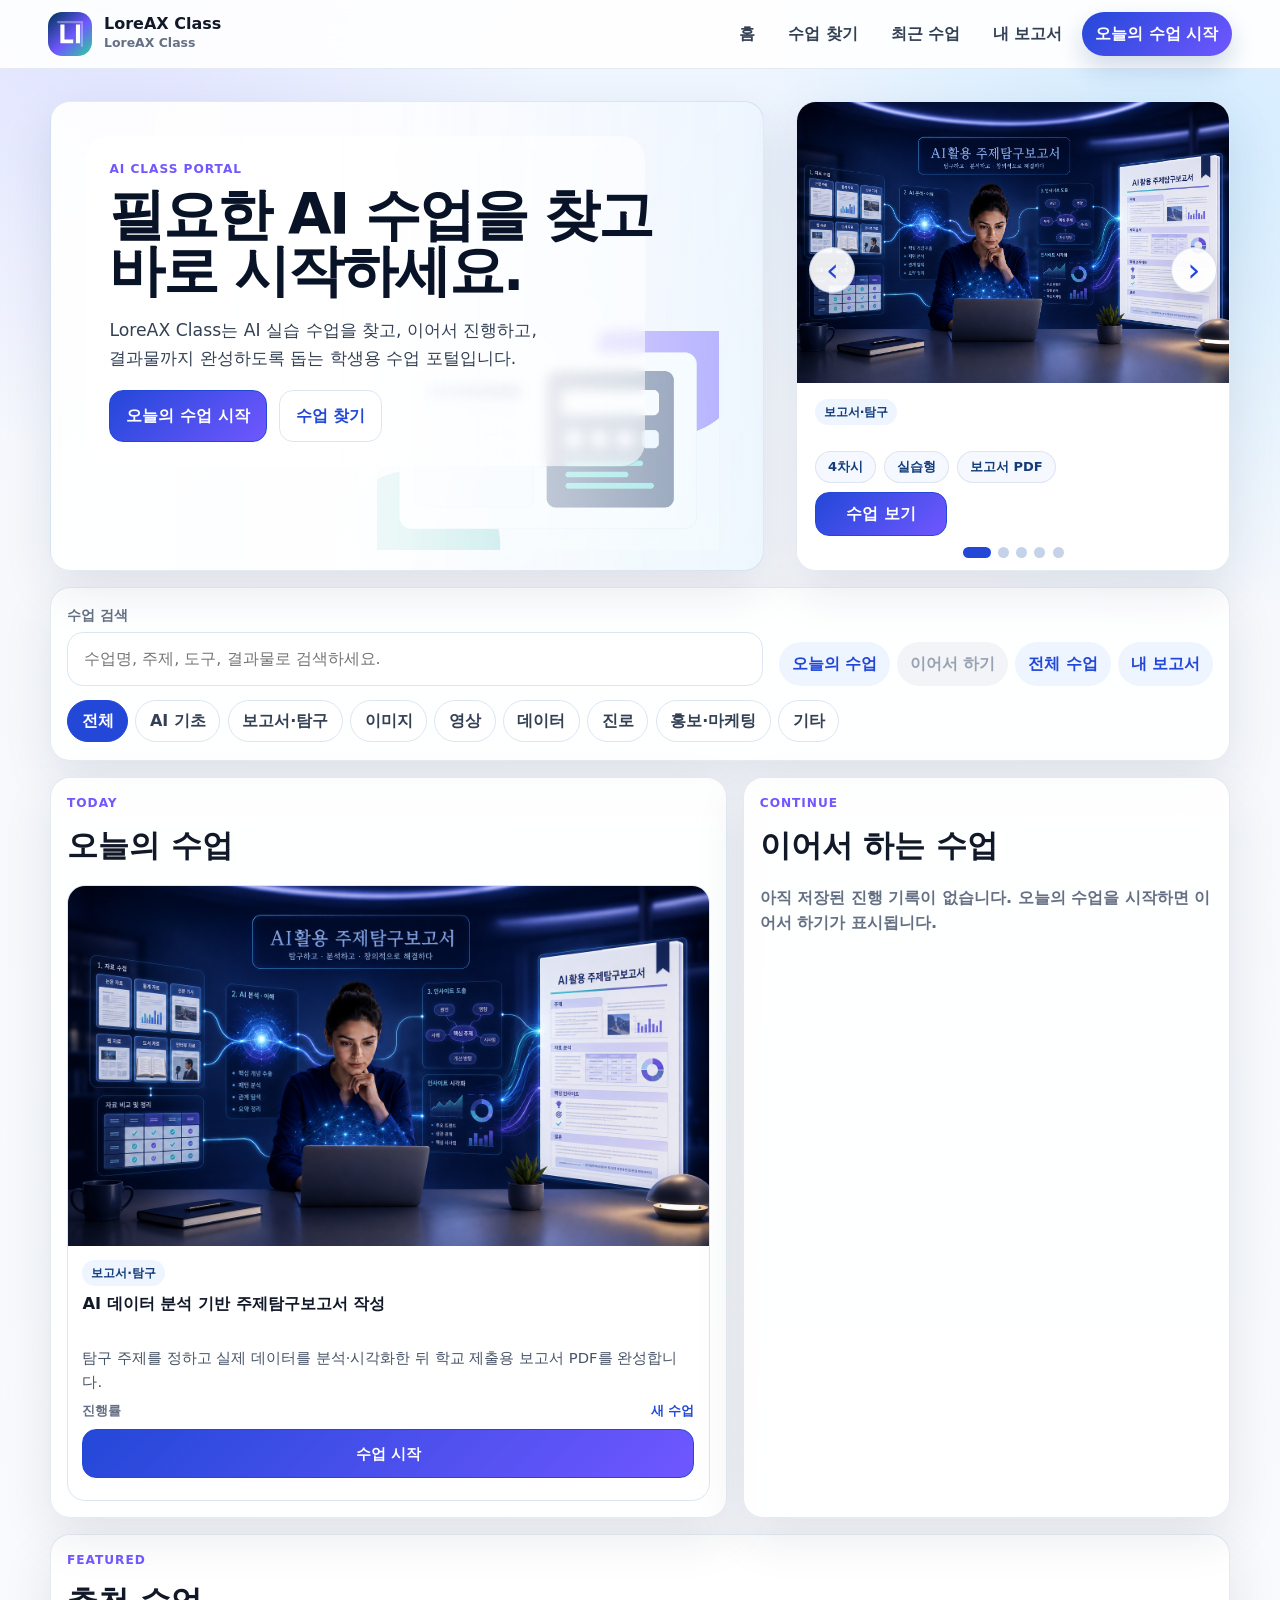
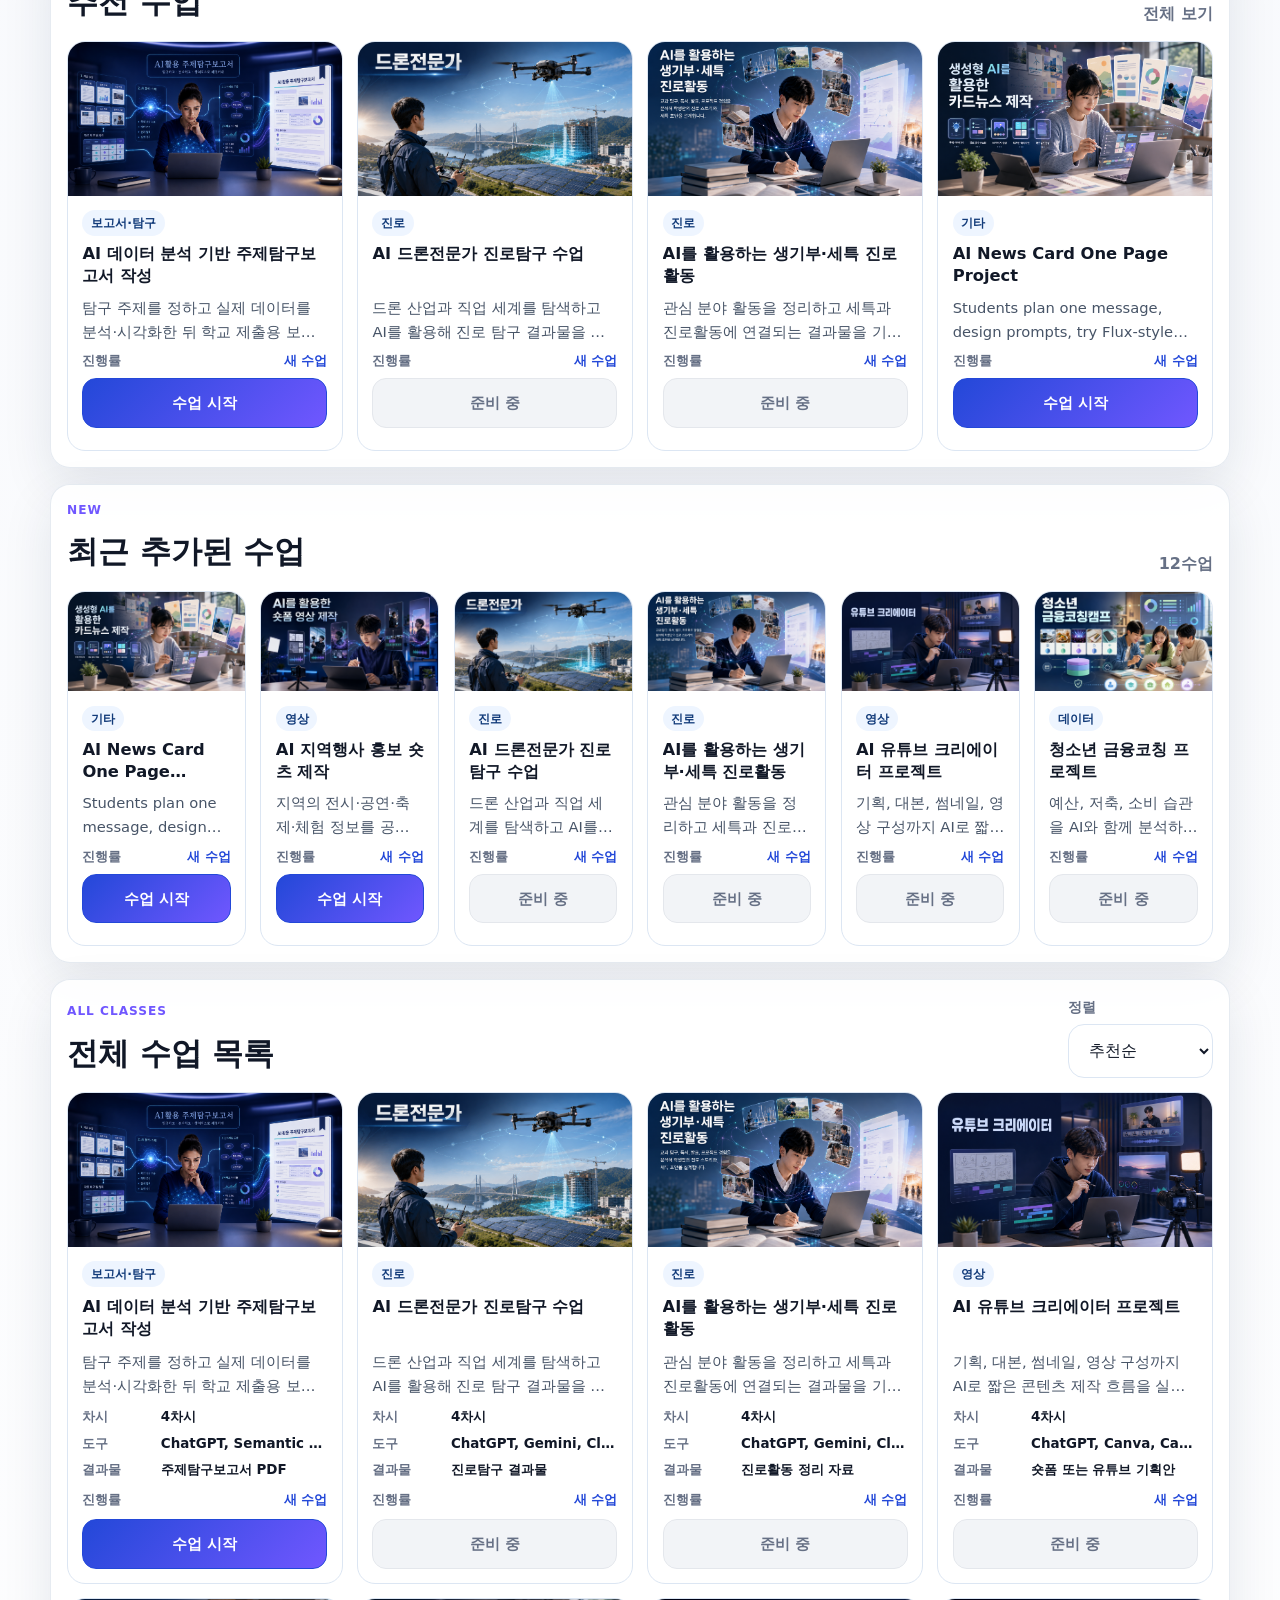
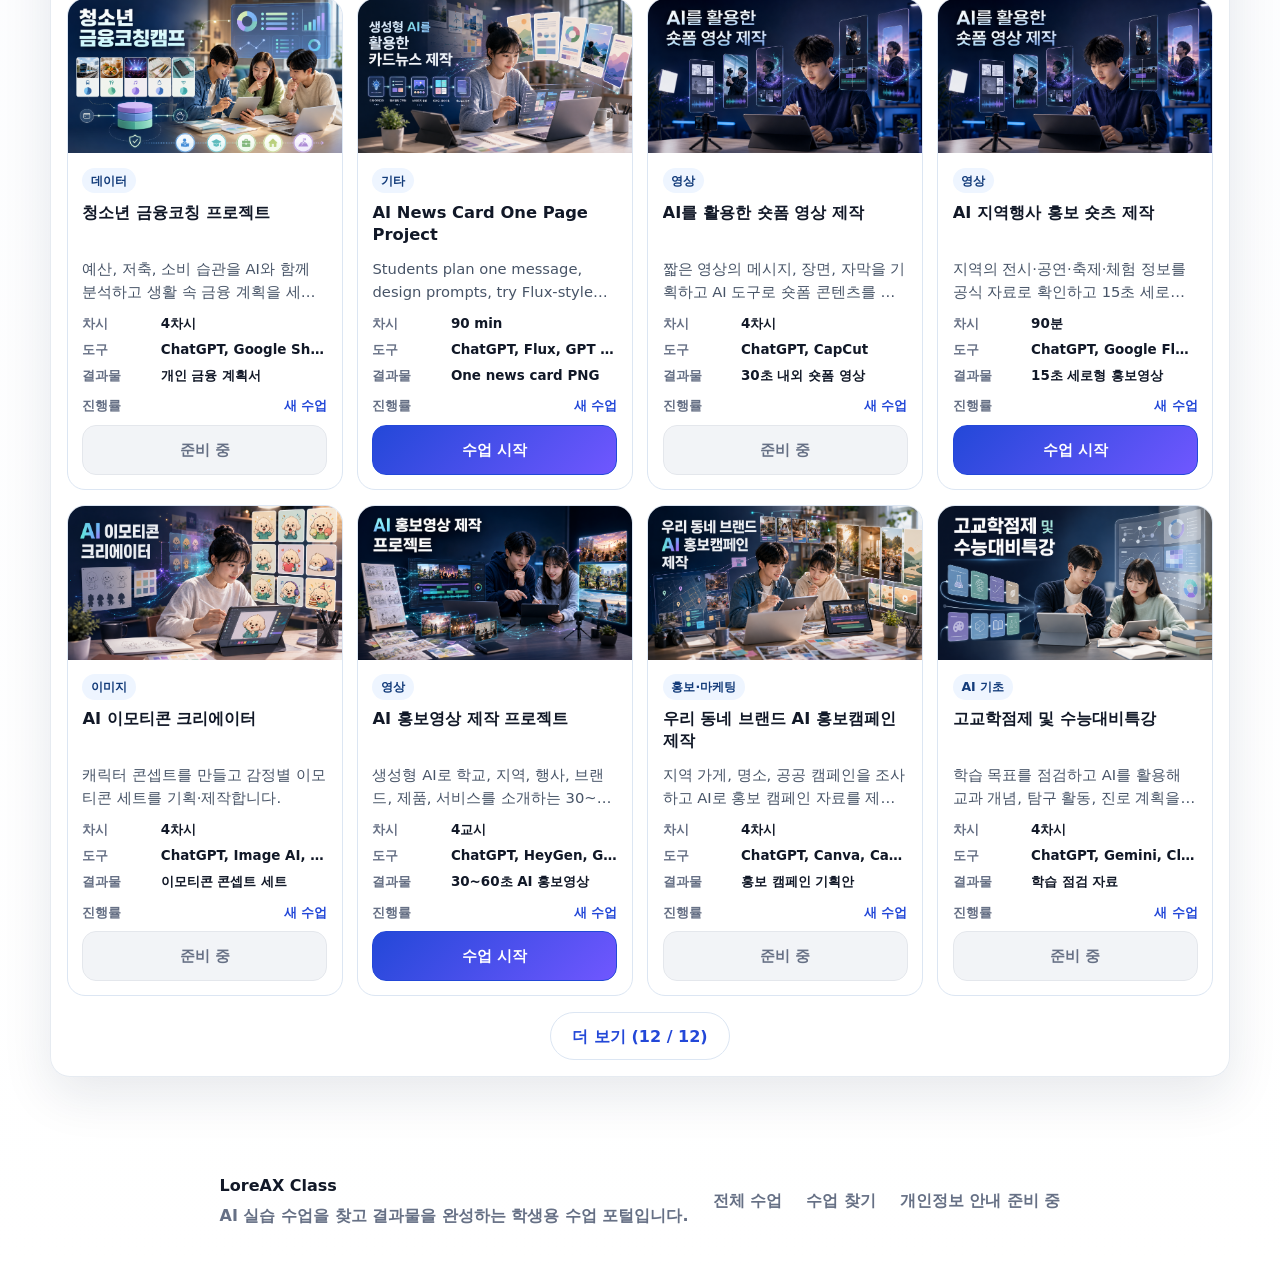
<file: index.html>
<!doctype html>
<html lang="ko">
  <head>
    <meta charset="UTF-8" />
    <meta name="viewport" content="width=device-width, initial-scale=1" />
    <title>LoreAX Class | AI 수업 포털</title>
    <meta name="description" content="AI 실습 수업을 찾고 이어서 진행하는 LoreAX Class 학생용 수업 포털" />
    <link rel="manifest" href="./manifest.json" />
    <link rel="icon" href="./assets/icons/icon-192.png" />
    <meta name="theme-color" content="#0f2b5f" />
    <link rel="stylesheet" href="./styles.css?v=course-portal-13" />
  </head>
  <body>
    <header class="portal-header">
      <a class="brand" href="#home" aria-label="LoreAX Class 홈">
        <img src="./assets/brand/logo-symbol.svg" alt="" />
        <span><strong>LoreAX Class</strong><small>AI 수업 포털</small></span>
      </a>
      <button id="menuButton" class="menu-button" type="button" aria-label="메뉴 열기" aria-expanded="false"><span></span><span></span><span></span></button>
      <nav id="mainNav" class="main-nav" aria-label="주요 메뉴">
        <a href="#home">홈</a>
        <a href="#courseFinder">수업 찾기</a>
        <a href="#continueSection">최근 수업</a>
        <a id="navReportLink" href="./sessions/topic-research-report/report/">내 보고서</a>
        <a id="navStartButton" class="start-pill" href="./sessions/topic-research-report/">오늘의 수업 시작</a>
      </nav>
    </header>
    <main id="home">
      <section class="hero">
        <div class="hero-copy">
          <div class="hero-copy-content">
            <p class="eyebrow">AI Class Portal</p>
            <h1 class="hero-title">필요한 AI 수업을 찾고<br />바로 시작하세요.</h1>
            <p class="hero-description">LoreAX Class는 AI 실습 수업을 찾고, 이어서 진행하고, 결과물까지 완성하도록 돕는 학생용 수업 포털입니다.</p>
            <div class="hero-actions">
              <a id="todayStartButton" class="primary-button" href="./sessions/topic-research-report/">오늘의 수업 시작</a>
              <a class="secondary-button" href="#courseFinder">수업 찾기</a>
            </div>
          </div>
          <div class="hero-learning-art" aria-hidden="true"><img src="./assets/hero/portal-learning.webp" alt="" onerror="this.closest('.hero-learning-art').classList.add('is-missing');" /></div>
        </div>
        <aside id="heroSlider" class="hero-slider" aria-label="대표 수업 이미지" tabindex="0">
          <div id="sliderStage" class="slider-stage"></div>
          <button id="sliderPrev" class="slider-nav is-prev" type="button" aria-label="이전 수업 보기">‹</button>
          <button id="sliderNext" class="slider-nav is-next" type="button" aria-label="다음 수업 보기">›</button>
          <div id="sliderDots" class="slider-dots" aria-label="수업 슬라이드 선택"></div>
        </aside>
      </section>
      <section id="courseFinder" class="finder-panel" aria-label="수업 검색">
        <div class="finder-main">
          <label class="search-box"><span>수업 검색</span><input id="courseSearch" type="search" placeholder="수업명, 주제, 도구, 결과물로 검색하세요." autocomplete="off" /></label>
          <div class="quick-links" aria-label="바로가기">
            <a id="quickToday" href="./sessions/topic-research-report/">오늘의 수업</a>
            <a id="quickContinue" class="is-disabled" href="#">이어서 하기</a>
            <a href="#allCourses">전체 수업</a>
            <a id="quickReport" href="./sessions/topic-research-report/report/">내 보고서</a>
          </div>
        </div>
        <div id="categoryChips" class="category-chips" aria-label="카테고리 필터"></div>
      </section>
      <section class="dashboard-grid" aria-label="수업 추천 영역">
        <article class="panel today-panel">
          <div class="panel-head"><p class="eyebrow">Today</p><h2>오늘의 수업</h2></div>
          <div id="todayCourse" class="today-course"></div>
        </article>
        <article id="continueSection" class="panel continue-panel">
          <div class="panel-head"><p class="eyebrow">Continue</p><h2>이어서 하는 수업</h2></div>
          <div id="continueList" class="continue-list"></div>
        </article>
      </section>
      <section class="panel compact-section" aria-label="추천 수업">
        <div class="panel-head is-row"><div><p class="eyebrow">Featured</p><h2>추천 수업</h2></div><a href="#allCourses">전체 보기</a></div>
        <div id="featuredCourses" class="compact-grid"></div>
      </section>
      <section class="panel compact-section" aria-label="최근 추가된 수업">
        <div class="panel-head is-row"><div><p class="eyebrow">New</p><h2>최근 추가된 수업</h2></div><span id="courseCountLabel"></span></div>
        <div id="recentCourses" class="mini-grid"></div>
      </section>
      <section id="allCourses" class="panel all-courses" aria-label="전체 수업 목록">
        <div class="panel-head is-row">
          <div><p class="eyebrow">All Classes</p><h2>전체 수업 목록</h2></div>
          <label class="sort-box"><span>정렬</span><select id="courseSort"><option value="recommended">추천순</option><option value="newest">최신순</option><option value="name">이름순</option><option value="short">차시 적은 순</option></select></label>
        </div>
        <div id="allCourseGrid" class="course-grid"></div>
        <button id="loadMoreButton" class="load-more-button" type="button">더 보기</button>
        <p id="emptyMessage" class="empty-message" hidden>조건에 맞는 수업이 없습니다.</p>
      </section>
    </main>
    <nav class="bottom-nav" aria-label="모바일 빠른 메뉴"><a href="#home">홈</a><a href="#courseFinder">수업</a><a id="bottomContinueLink" href="./sessions/topic-research-report/">이어서 하기</a><a href="./sessions/topic-research-report/report/">내 보고서</a></nav>
    <footer class="portal-footer"><div><strong>LoreAX Class</strong><p>AI 실습 수업을 찾고 결과물을 완성하는 학생용 수업 포털입니다.</p></div><a href="#allCourses">전체 수업</a><a href="#courseFinder">수업 찾기</a><span>개인정보 안내 준비 중</span></footer>
    <script src="./data-courses.js?v=course-portal-15"></script>
    <script src="./lib/tenant-config.js?v=tenant-usage-2"></script>
    <script src="./lib/usage-tracker.js?v=tenant-usage-2"></script>
    <script src="./script.js?v=course-portal-14"></script>
  </body>
</html>
</file>
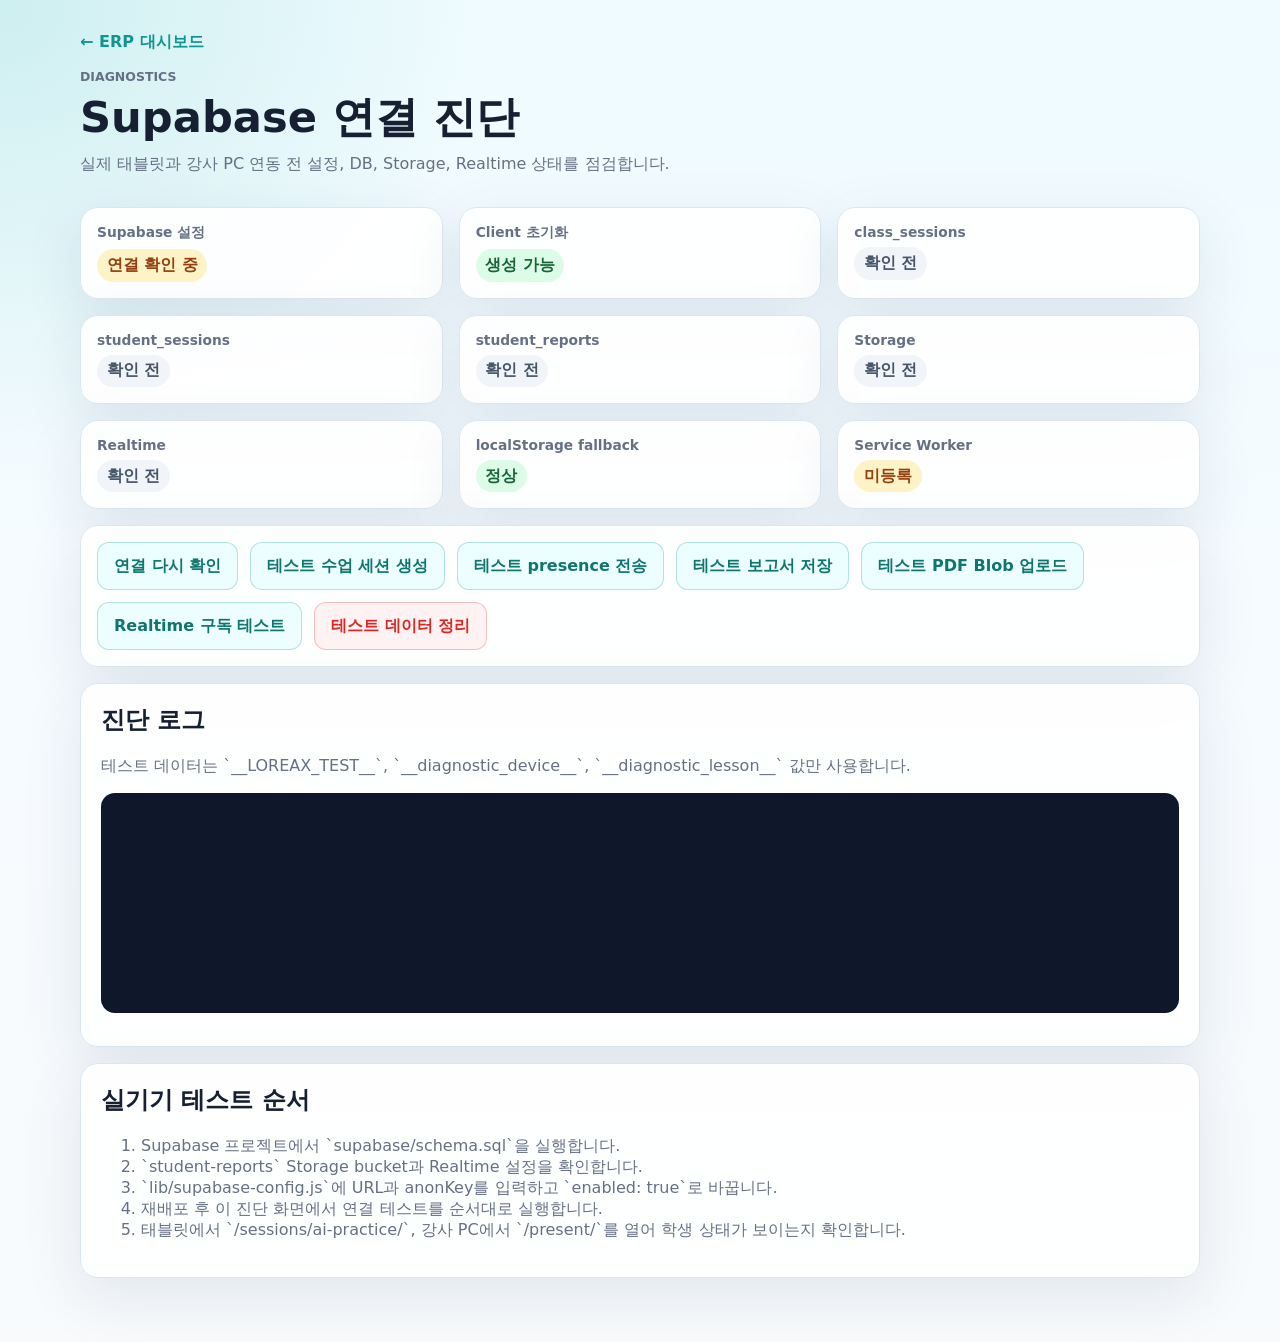
<file: diagnostics/index.html>
<!doctype html>
<html lang="ko">
  <head>
    <meta charset="utf-8" />
    <meta name="viewport" content="width=device-width, initial-scale=1" />
    <title>Supabase 진단 | LoreAX Class ERP</title>
    <meta name="description" content="LoreAX Class ERP Supabase 연결 및 실기기 연동 진단 화면" />
    <link rel="manifest" href="../manifest.json" />
    <meta name="theme-color" content="#6BCBC4" />
    <link rel="stylesheet" href="./styles.css" />
  </head>
  <body>
    <header class="diagnostics-header">
      <a href="../index.html">← ERP 대시보드</a>
      <div>
        <p class="eyebrow">Diagnostics</p>
        <h1>Supabase 연결 진단</h1>
        <p>실제 태블릿과 강사 PC 연동 전 설정, DB, Storage, Realtime 상태를 점검합니다.</p>
      </div>
    </header>

    <main class="diagnostics-shell">
      <section class="status-grid" aria-label="진단 상태">
        <article><span>Supabase 설정</span><strong id="configStatus">확인 전</strong></article>
        <article><span>Client 초기화</span><strong id="clientStatus">확인 전</strong></article>
        <article><span>class_sessions</span><strong id="classSessionStatus">확인 전</strong></article>
        <article><span>student_sessions</span><strong id="presenceStatus">확인 전</strong></article>
        <article><span>student_reports</span><strong id="reportStatus">확인 전</strong></article>
        <article><span>Storage</span><strong id="storageStatus">확인 전</strong></article>
        <article><span>Realtime</span><strong id="realtimeStatus">확인 전</strong></article>
        <article><span>localStorage fallback</span><strong id="fallbackStatus">확인 전</strong></article>
        <article><span>Service Worker</span><strong id="serviceWorkerStatus">확인 전</strong></article>
      </section>

      <section class="button-panel" aria-label="진단 실행">
        <button type="button" data-test="connection">연결 다시 확인</button>
        <button type="button" data-test="classSession">테스트 수업 세션 생성</button>
        <button type="button" data-test="presence">테스트 presence 전송</button>
        <button type="button" data-test="report">테스트 보고서 저장</button>
        <button type="button" data-test="storage">테스트 PDF Blob 업로드</button>
        <button type="button" data-test="realtime">Realtime 구독 테스트</button>
        <button class="danger" type="button" data-test="cleanup">테스트 데이터 정리</button>
      </section>

      <section class="details-panel">
        <h2>진단 로그</h2>
        <p>테스트 데이터는 `__LOREAX_TEST__`, `__diagnostic_device__`, `__diagnostic_lesson__` 값만 사용합니다.</p>
        <pre id="diagnosticLog" aria-live="polite"></pre>
      </section>

      <section class="details-panel">
        <h2>실기기 테스트 순서</h2>
        <ol>
          <li>Supabase 프로젝트에서 `supabase/schema.sql`을 실행합니다.</li>
          <li>`student-reports` Storage bucket과 Realtime 설정을 확인합니다.</li>
          <li>`lib/supabase-config.js`에 URL과 anonKey를 입력하고 `enabled: true`로 바꿉니다.</li>
          <li>재배포 후 이 진단 화면에서 연결 테스트를 순서대로 실행합니다.</li>
          <li>태블릿에서 `/sessions/ai-practice/`, 강사 PC에서 `/present/`를 열어 학생 상태가 보이는지 확인합니다.</li>
        </ol>
      </section>
    </main>

    <script src="../lib/supabase-config.js?v=7"></script>
    <script src="../vendor/supabase.min.js?v=7"></script>
    <script src="../lib/loreax-supabase.js?v=7"></script>
    <script src="./script.js"></script>
  </body>
</html>
</file>
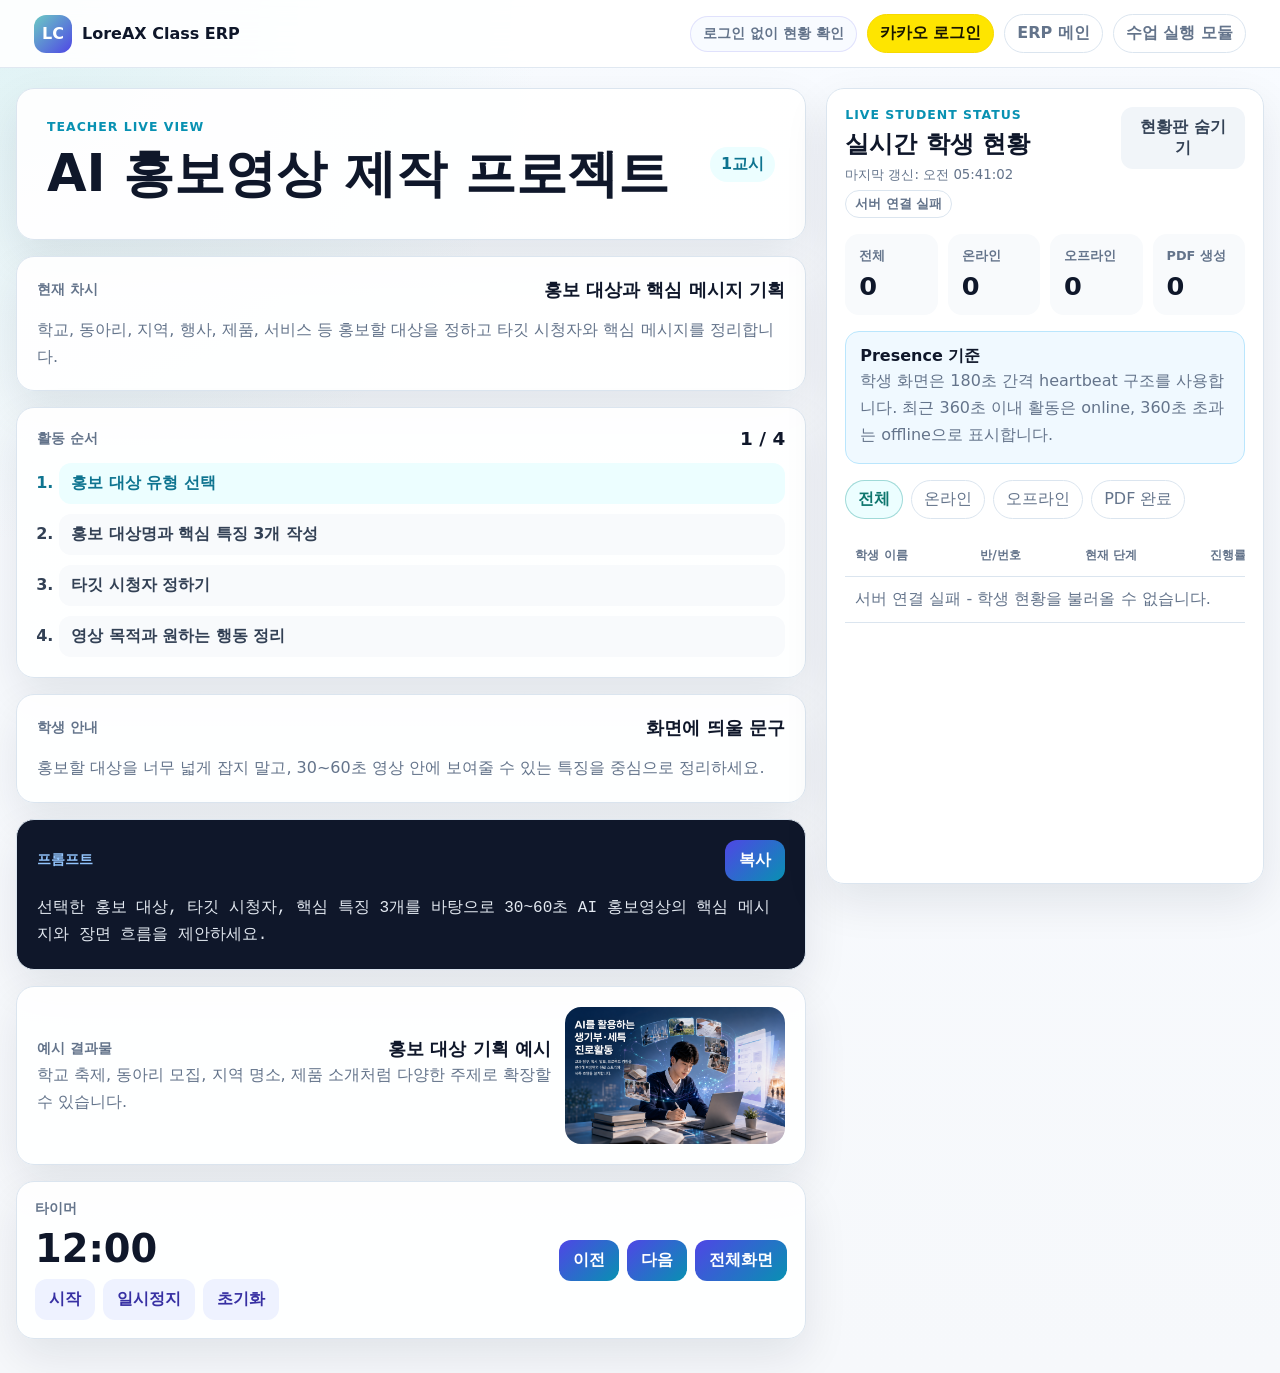
<file: present/index.html>
<!doctype html>
<html lang="ko">
  <head>
    <meta charset="utf-8" />
    <meta name="viewport" content="width=device-width, initial-scale=1" />
    <title>강사용 수업 진행 화면 | LoreAX Class ERP</title>
    <meta
      name="description"
      content="AI 실습 수업 진행과 학생 현황을 함께 확인하는 강사용 화면"
    />
    <link rel="manifest" href="../manifest.json" />
    <link rel="icon" href="../assets/icons/icon-192.png" />
    <meta name="theme-color" content="#6BCBC4" />
    <meta name="apple-mobile-web-app-capable" content="yes" />
    <meta name="apple-mobile-web-app-title" content="LoreAX ERP" />
    <meta name="apple-mobile-web-app-status-bar-style" content="default" />
    <link rel="stylesheet" href="./styles.css" />
  </head>
  <body>
    <header class="present-header">
      <a class="present-brand" href="../index.html" aria-label="ERP 메인으로 이동">
        <span>LC</span>
        <strong>LoreAX Class ERP</strong>
      </a>
      <nav aria-label="강사용 화면 이동">
        <span id="presentAuthStatus" class="auth-status">로그인 없이 점검 중</span>
        <button id="presentKakaoLoginButton" class="kakao-login-button" type="button">카카오 로그인</button>
        <button id="presentKakaoLogoutButton" class="header-button" type="button" hidden>로그아웃</button>
        <a href="../index.html">ERP 메인</a>
        <a href="../sessions/ai-practice/">수업 실행 모듈</a>
      </nav>
    </header>

    <main class="present-shell">
      <section class="lesson-stage" aria-label="수업 진행 영역">
        <div class="stage-topline">
          <div>
            <p class="eyebrow">Teacher Live View</p>
            <h1>AI 호텔 홍보영상 제작 수업</h1>
          </div>
          <span id="currentPeriodBadge" class="status-badge">1교시</span>
        </div>

        <article class="stage-card current-lesson-card">
          <div class="stage-card-head">
            <span>현재 차시</span>
            <strong id="currentLessonTitle">AI 영상 제작 도구 체험</strong>
          </div>
          <p id="lessonGoal">HeyGen 캐릭터 생성과 전체 제작 흐름을 이해합니다.</p>
        </article>

        <section class="stage-card" aria-label="활동 순서">
          <div class="stage-card-head">
            <span>활동 순서</span>
            <strong id="stepCounter">1 / 4</strong>
          </div>
          <ol id="activityList" class="activity-list"></ol>
        </section>

        <section class="stage-card guide-card" aria-label="학생 안내 문구">
          <div class="stage-card-head">
            <span>학생 안내</span>
            <strong>화면에 띄울 문구</strong>
          </div>
          <p id="studentGuide">
            강사의 설명을 듣고 단계별로 프롬프트를 복사하세요. Generate 버튼은 강사 확인 후 누릅니다.
          </p>
        </section>

        <section class="stage-card prompt-card" aria-label="프롬프트">
          <div class="stage-card-head">
            <span>프롬프트</span>
            <button id="copyPromptButton" type="button">복사</button>
          </div>
          <pre id="currentPrompt"></pre>
        </section>

        <section class="stage-card sample-card" aria-label="예시 결과물">
          <div>
            <div class="stage-card-head">
              <span>예시 결과물</span>
              <strong id="sampleTitle">호텔 안내 캐릭터 예시</strong>
            </div>
            <p id="sampleDescription">캐릭터 이미지와 짧은 나레이션 결과를 확인합니다.</p>
          </div>
          <div class="sample-media" aria-hidden="true">
            <img id="sampleImage" src="../assets/hotel-ai-video-class-hero.png" alt="" />
          </div>
        </section>

        <section class="stage-controls" aria-label="수업 진행 조작">
          <div class="timer-card">
            <span>타이머</span>
            <strong id="timerDisplay">10:00</strong>
            <div class="timer-buttons">
              <button id="timerStartButton" type="button">시작</button>
              <button id="timerPauseButton" type="button">일시정지</button>
              <button id="timerResetButton" type="button">초기화</button>
            </div>
          </div>
          <div class="nav-buttons">
            <button id="prevStepButton" type="button">이전</button>
            <button id="nextStepButton" type="button">다음</button>
            <button id="fullscreenButton" type="button">전체화면</button>
          </div>
        </section>
      </section>

      <aside id="presencePanel" class="presence-panel" aria-label="실시간 학생 현황">
        <div class="presence-head">
          <div>
            <p class="eyebrow">Live Student Status</p>
            <h2>실시간 학생 현황</h2>
            <small id="presenceUpdatedAt">갱신 대기 중</small>
            <small id="presenceConnectionStatus" class="connection-status">mock 모드</small>
          </div>
          <button id="togglePresenceButton" type="button">현황판 숨기기</button>
        </div>

        <div class="metric-grid" aria-label="학생 수 요약">
          <article><span>전체</span><strong id="totalStudents">0</strong></article>
          <article><span>온라인</span><strong id="onlineStudents">0</strong></article>
          <article><span>오프라인</span><strong id="offlineStudents">0</strong></article>
          <article><span>PDF 생성</span><strong id="pdfStudents">0</strong></article>
        </div>

        <div class="presence-note">
          <strong>Presence 기준</strong>
          <p>학생 화면은 180초 간격 heartbeat 구조를 사용합니다. 최근 360초 이내 활동은 online, 360초 초과는 offline으로 표시합니다.</p>
        </div>

        <section id="topicResearchQrCard" class="student-entry-qr" hidden>
          <div>
            <strong>학생 입장 QR</strong>
            <p>주제탐구보고서 전용 학생 페이지로 바로 접속합니다.</p>
            <a href="https://class-template.vercel.app/sessions/topic-research-report/" target="_blank" rel="noopener noreferrer">
              https://class-template.vercel.app/sessions/topic-research-report/
            </a>
          </div>
          <button id="openQrModalButton" class="qr-open-button" type="button" aria-label="학생 입장 QR 크게 보기">
            <img src="../assets/topic-research-report-qr.png" alt="주제탐구보고서 학생 입장 QR" />
          </button>
        </section>

        <div class="presence-filters" aria-label="학생 현황 필터">
          <button class="is-active" type="button" data-presence-filter="all">전체</button>
          <button type="button" data-presence-filter="online">온라인</button>
          <button type="button" data-presence-filter="offline">오프라인</button>
          <button type="button" data-presence-filter="pdf">PDF 완료</button>
        </div>

        <div class="student-table-wrap">
          <table class="student-table">
            <thead>
              <tr>
                <th>학생 이름</th>
                <th>반/번호</th>
                <th>현재 단계</th>
                <th>진행률</th>
                <th>마지막 저장</th>
                <th>PDF</th>
              </tr>
            </thead>
            <tbody id="studentStatusRows"></tbody>
          </table>
        </div>
      </aside>

      <button id="showPresenceButton" class="show-presence-button" type="button" hidden>현황판 열기</button>
    </main>

    <div id="qrModal" class="qr-modal" hidden role="dialog" aria-modal="true" aria-labelledby="qrModalTitle">
      <div class="qr-modal__backdrop" data-close-qr-modal></div>
      <section class="qr-modal__panel">
        <button id="closeQrModalButton" class="qr-modal__close" type="button" aria-label="QR 팝업 닫기">×</button>
        <p class="eyebrow">Student Entry</p>
        <h2 id="qrModalTitle">학생 입장 QR</h2>
        <img src="../assets/topic-research-report-qr.png" alt="주제탐구보고서 학생 입장 QR" />
        <a href="https://class-template.vercel.app/sessions/topic-research-report/" target="_blank" rel="noopener noreferrer">
          https://class-template.vercel.app/sessions/topic-research-report/
        </a>
      </section>
    </div>

    <script src="../lib/supabase-config.js?v=8"></script>
    <script src="../vendor/supabase.min.js?v=7"></script>
    <script src="../lib/loreax-supabase.js?v=8"></script>
    <script src="../data-lessons.js?v=12"></script>
    <script src="./script.js?v=18"></script>
  </body>
</html>
</file>
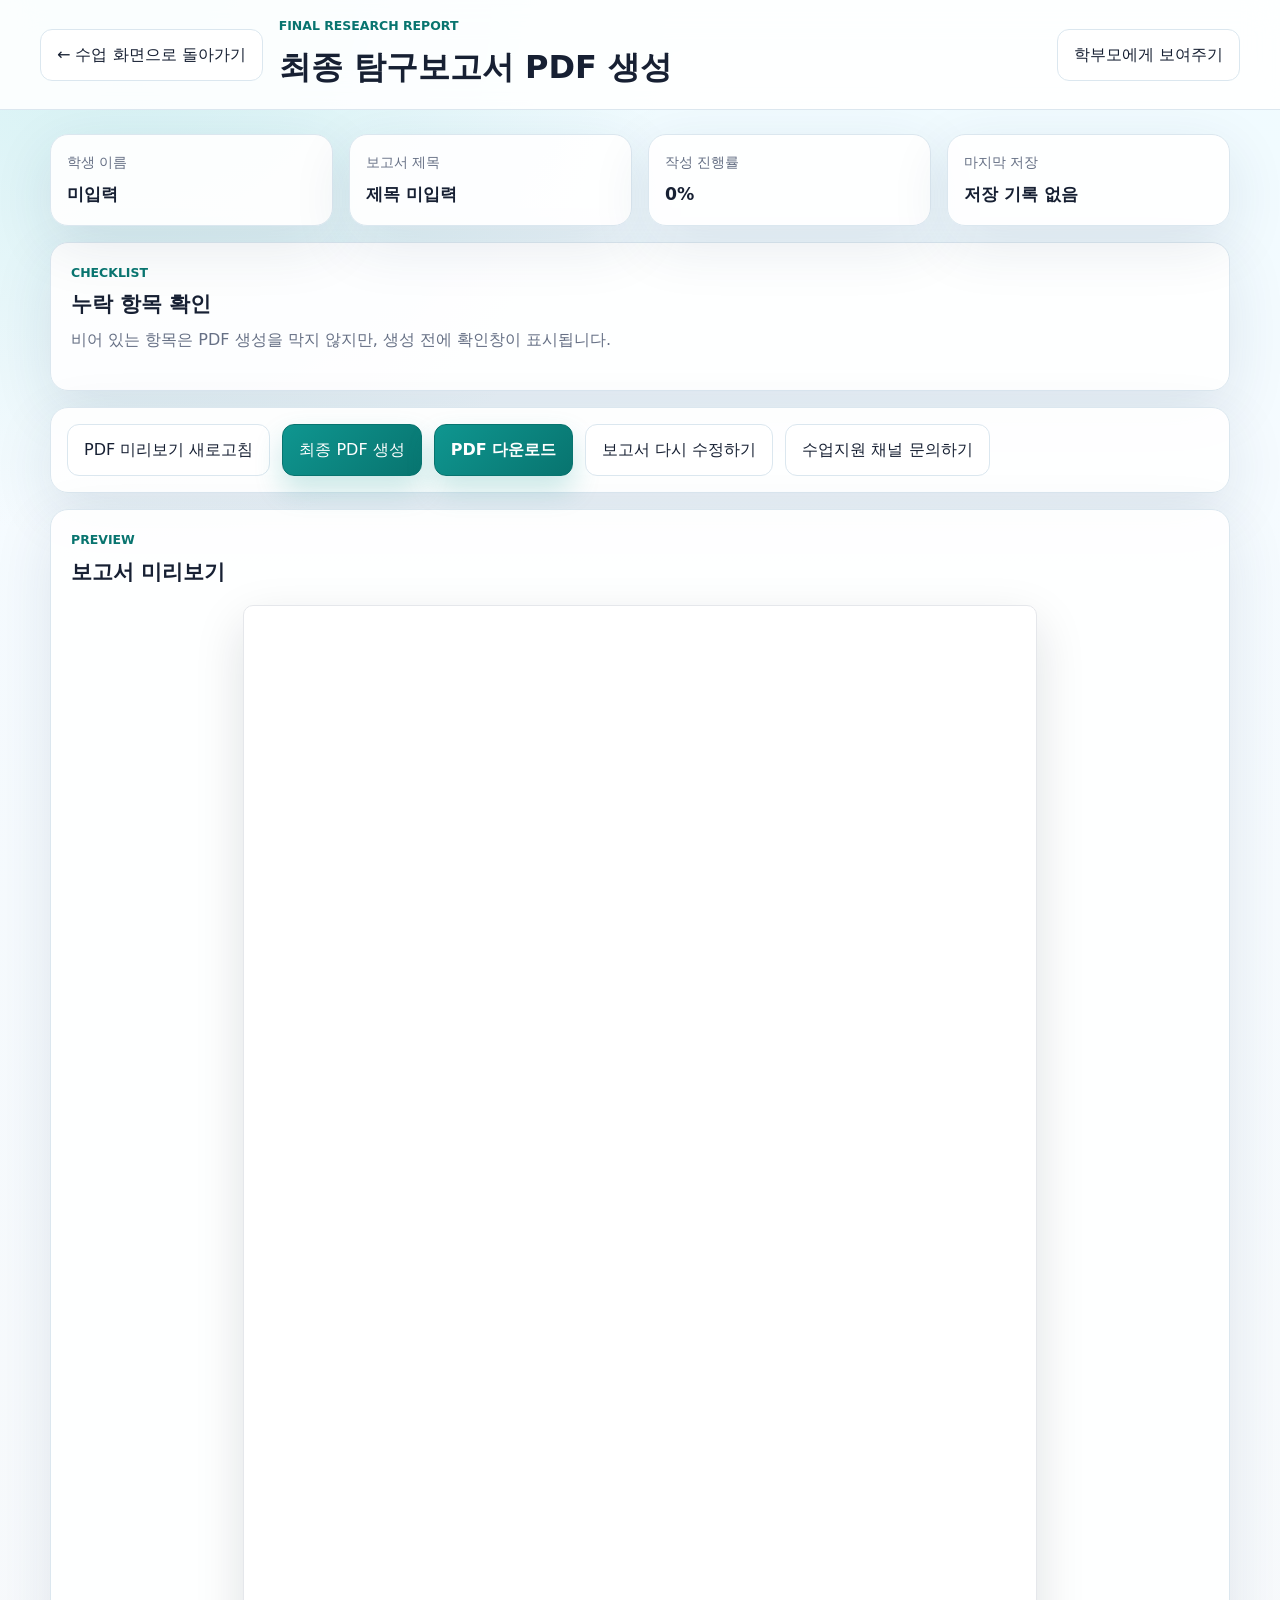
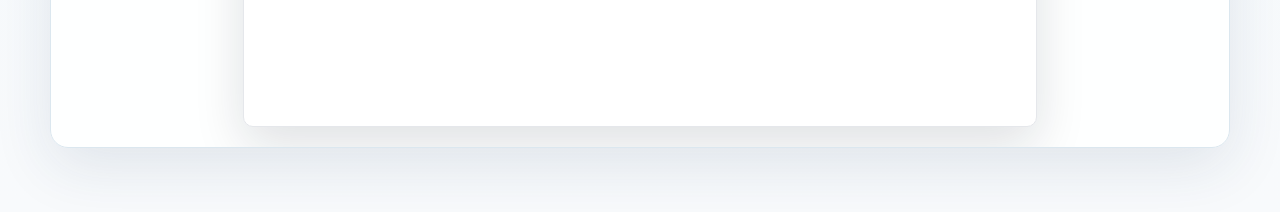
<file: sessions/ai-practice/report/index.html>
<!doctype html>
<html lang="ko">
  <head>
    <meta charset="utf-8" />
    <meta name="viewport" content="width=device-width, initial-scale=1" />
    <title>최종 탐구보고서 PDF 생성 | LoreAX Class ERP</title>
    <meta name="description" content="AI 실습 수업 최종 탐구보고서 미리보기 및 PDF 생성 화면" />
    <link rel="manifest" href="../../../manifest.json" />
    <meta name="theme-color" content="#6BCBC4" />
    <link rel="stylesheet" href="./styles.css" />
  </head>
  <body>
    <header class="report-topbar">
      <a class="back-link" href="../">← 수업 화면으로 돌아가기</a>
      <div>
        <p class="eyebrow">Final Research Report</p>
        <h1>최종 탐구보고서 PDF 생성</h1>
      </div>
      <button id="parentViewButton" class="ghost-button" type="button">학부모에게 보여주기</button>
    </header>

    <main class="report-shell">
      <section class="report-summary" aria-label="보고서 요약">
        <article>
          <span>학생 이름</span>
          <strong id="summaryStudentName">미입력</strong>
        </article>
        <article>
          <span>보고서 제목</span>
          <strong id="summaryReportTitle">제목 미입력</strong>
        </article>
        <article>
          <span>작성 진행률</span>
          <strong id="summaryProgress">0%</strong>
        </article>
        <article>
          <span>마지막 저장</span>
          <strong id="summaryUpdatedAt">저장 기록 없음</strong>
        </article>
      </section>

      <section id="missingPanel" class="missing-panel" aria-label="누락 항목 확인">
        <div class="section-heading">
          <p class="eyebrow">Checklist</p>
          <h2>누락 항목 확인</h2>
          <p>비어 있는 항목은 PDF 생성을 막지 않지만, 생성 전에 확인창이 표시됩니다.</p>
        </div>
        <ul id="missingList" class="missing-list"></ul>
      </section>

      <section class="action-panel" aria-label="PDF 생성 도구">
        <button id="refreshPreviewButton" class="secondary-button" type="button">PDF 미리보기 새로고침</button>
        <button id="generatePdfButton" class="primary-button" type="button">최종 PDF 생성</button>
        <button id="downloadPdfButton" class="primary-button is-download" type="button">PDF 다운로드</button>
        <a class="secondary-button" href="../">보고서 다시 수정하기</a>
        <a id="inquiryButton" class="secondary-button" href="#" target="_blank" rel="noreferrer" hidden>수업지원 채널 문의하기</a>
      </section>

      <section id="pdfCompletePanel" class="complete-panel" hidden>
        <strong>보고서 PDF가 생성되었습니다.</strong>
        <p>PDF 다운로드는 문의나 채널 추가와 관계없이 언제든 다시 실행할 수 있습니다.</p>
        <div>
          <button id="completeDownloadButton" class="primary-button is-download" type="button">PDF 다운로드</button>
          <a class="secondary-button" href="../">보고서 다시 수정하기</a>
          <button id="completeParentViewButton" class="secondary-button" type="button">학부모에게 보여주기</button>
        </div>
      </section>

      <section class="preview-wrap" aria-label="보고서 미리보기">
        <div class="section-heading">
          <p class="eyebrow">Preview</p>
          <h2>보고서 미리보기</h2>
        </div>
        <article id="reportPreview" class="report-page" aria-label="A4 보고서 미리보기"></article>
      </section>
    </main>

    <script src="../../../lib/supabase-config.js?v=7"></script>
    <script src="../../../vendor/supabase.min.js?v=7"></script>
    <script src="../../../lib/loreax-supabase.js?v=7"></script>
    <script src="../../../vendor/html2pdf.bundle.min.js"></script>
    <script src="../../../lib/tenant-config.js?v=tenant-usage-2"></script>
    <script src="../../../lib/usage-tracker.js?v=tenant-usage-2"></script>
    <script src="./script.js?v=class-ready-4"></script>
  </body>
</html>
</file>
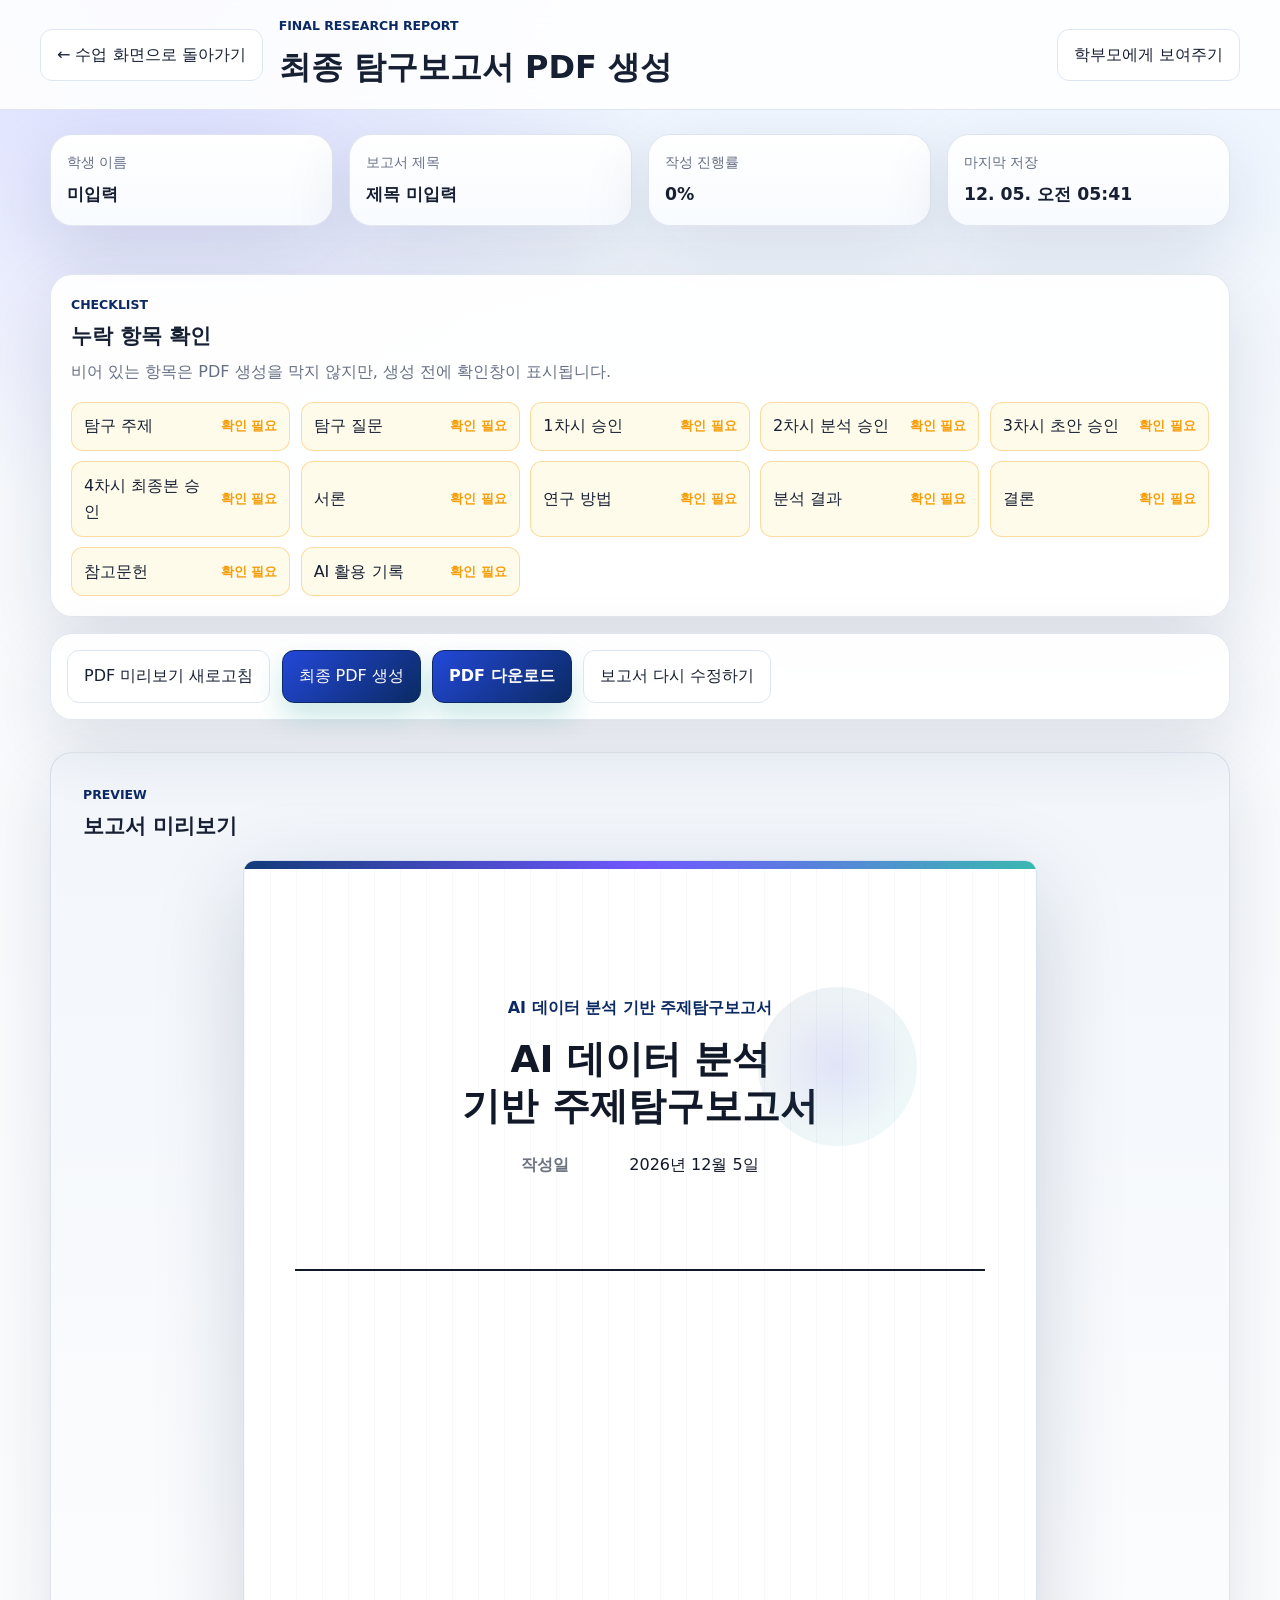
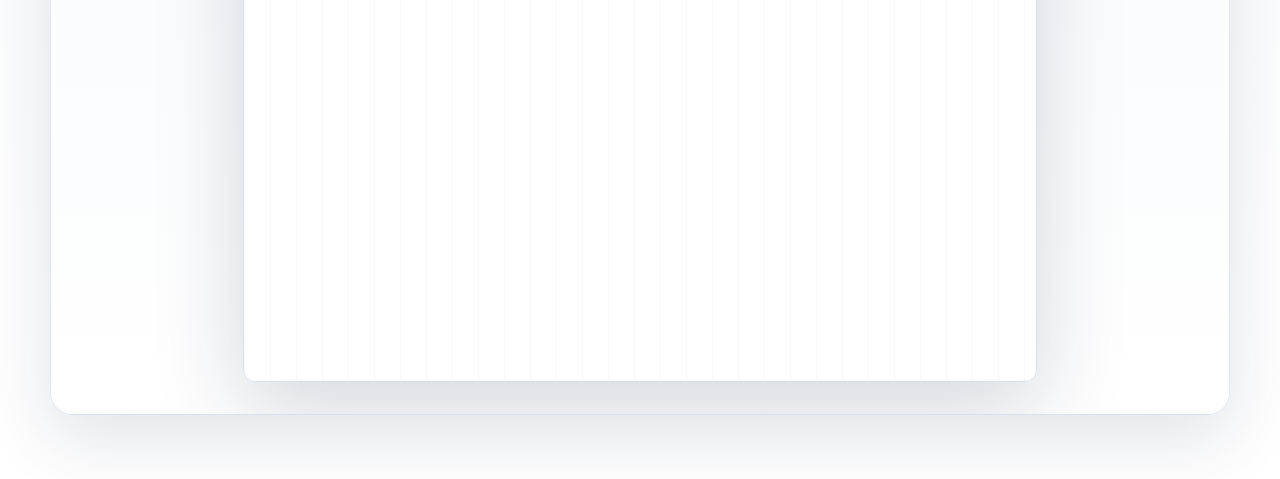
<file: sessions/topic-research-report/report/index.html>
﻿<!doctype html>
<html lang="ko">
  <head>
    <meta charset="utf-8" />
    <meta name="viewport" content="width=device-width, initial-scale=1" />
    <title>최종 탐구보고서 PDF 생성 | LoreAX Class ERP</title>
    <meta name="description" content="AI 실습 수업 최종 탐구보고서 미리보기 및 PDF 생성 화면" />
    <link rel="manifest" href="../../../manifest.json" />
    <link rel="icon" href="../../../assets/icons/icon-192.png" />
    <meta name="theme-color" content="#6BCBC4" />
    <link rel="stylesheet" href="./styles.css?v=report-shell-1" />
  </head>
  <body>
    <header class="report-topbar">
      <a class="back-link" href="../">← 수업 화면으로 돌아가기</a>
      <div>
        <p class="eyebrow">Final Research Report</p>
        <h1>최종 탐구보고서 PDF 생성</h1>
      </div>
      <button id="parentViewButton" class="ghost-button" type="button">학부모에게 보여주기</button>
    </header>

    <main class="report-shell report-workspace">
      <section class="report-summary report-control-card" aria-label="보고서 요약">
        <article>
          <span>학생 이름</span>
          <strong id="summaryStudentName">미입력</strong>
        </article>
        <article>
          <span>보고서 제목</span>
          <strong id="summaryReportTitle">제목 미입력</strong>
        </article>
        <article>
          <span>작성 진행률</span>
          <strong id="summaryProgress">0%</strong>
        </article>
        <article>
          <span>마지막 저장</span>
          <strong id="summaryUpdatedAt">저장 기록 없음</strong>
        </article>
      </section>

      <section id="missingPanel" class="missing-panel" aria-label="누락 항목 확인">
        <div class="section-heading">
          <p class="eyebrow">Checklist</p>
          <h2>누락 항목 확인</h2>
          <p>비어 있는 항목은 PDF 생성을 막지 않지만, 생성 전에 확인창이 표시됩니다.</p>
        </div>
        <ul id="missingList" class="missing-list"></ul>
      </section>

      <section class="action-panel report-action-panel" aria-label="PDF 생성 도구">
        <button id="refreshPreviewButton" class="secondary-button" type="button">PDF 미리보기 새로고침</button>
        <button id="generatePdfButton" class="primary-button" type="button">최종 PDF 생성</button>
        <button id="downloadPdfButton" class="primary-button is-download" type="button">PDF 다운로드</button>
        <a class="secondary-button" href="../">보고서 다시 수정하기</a>
        <a id="inquiryButton" class="secondary-button" href="#" target="_blank" rel="noreferrer" hidden>수업지원 채널 문의하기</a>
      </section>

      <section id="pdfCompletePanel" class="complete-panel" hidden>
        <strong>보고서 PDF가 생성되었습니다.</strong>
        <p>PDF 다운로드는 문의나 채널 추가와 관계없이 언제든 다시 실행할 수 있습니다.</p>
        <div>
          <button id="completeDownloadButton" class="primary-button is-download" type="button">PDF 다운로드</button>
          <a class="secondary-button" href="../">보고서 다시 수정하기</a>
          <button id="completeParentViewButton" class="secondary-button" type="button">학부모에게 보여주기</button>
        </div>
      </section>

      <section class="preview-wrap paper-preview-wrap" aria-label="보고서 미리보기">
        <div class="section-heading">
          <p class="eyebrow">Preview</p>
          <h2>보고서 미리보기</h2>
        </div>
        <article id="reportPreview" class="report-page" aria-label="A4 보고서 미리보기"></article>
      </section>
    </main>

    <script src="../../../lib/supabase-config.js?v=7"></script>
    <script src="../../../vendor/supabase.min.js?v=7"></script>
    <script src="../../../lib/loreax-supabase.js?v=9"></script>
    <script src="../../../vendor/html2pdf.bundle.min.js"></script>
    <script src="../../../lib/tenant-config.js?v=tenant-usage-2"></script>
    <script src="../../../lib/usage-tracker.js?v=tenant-usage-2"></script>
    <script src="./script.js?v=11"></script>
  </body>
</html>
</file>
<file: styles.css>
:root {
  color-scheme: light;
  --background: #f6f8fc;
  --surface: #ffffff;
  --primary: #123b7a;
  --accent: #7057ff;
  --text: #111827;
  --muted: #667085;
  --border: #dce6f3;
  --success: #059669;
  --warning: #f59e0b;
  --shadow: 0 18px 50px rgba(15, 35, 70, 0.1);
  --radius: 20px;
}

* {
  box-sizing: border-box;
}

html {
  scroll-behavior: smooth;
}

body {
  min-height: 100vh;
  margin: 0;
  color: var(--text);
  font-family: "Pretendard", "Noto Sans KR", "Apple SD Gothic Neo", system-ui, sans-serif;
  line-height: 1.6;
  background:
    radial-gradient(circle at 8% 0%, rgba(112, 87, 255, 0.12), transparent 28rem),
    radial-gradient(circle at 92% 4%, rgba(48, 180, 255, 0.16), transparent 28rem),
    linear-gradient(180deg, #eef5ff 0%, var(--background) 32rem, #ffffff 100%);
}

a {
  color: inherit;
  text-decoration: none;
}

button,
input,
select {
  font: inherit;
}

button,
a {
  cursor: pointer;
}

img {
  display: block;
  max-width: 100%;
}

.portal-header {
  position: sticky;
  top: 0;
  z-index: 50;
  display: flex;
  align-items: center;
  justify-content: space-between;
  gap: 1rem;
  padding: 0.75rem clamp(1rem, 4vw, 3rem);
  border-bottom: 1px solid rgba(18, 59, 122, 0.1);
  background: rgba(255, 255, 255, 0.9);
  backdrop-filter: blur(18px);
}

.brand {
  display: inline-flex;
  align-items: center;
  gap: 0.75rem;
  min-width: max-content;
}

.brand img {
  width: 44px;
  height: 44px;
  border-radius: 14px;
}

.brand strong,
.brand small {
  display: block;
}

.brand strong {
  line-height: 1.1;
}

.brand small {
  color: var(--muted);
  font-size: 0.78rem;
  font-weight: 800;
}

.main-nav {
  display: flex;
  align-items: center;
  gap: 0.35rem;
}

.main-nav a {
  display: inline-flex;
  min-height: 44px;
  align-items: center;
  border-radius: 999px;
  padding: 0.55rem 0.85rem;
  color: #344054;
  font-weight: 850;
}

.main-nav a:hover,
.main-nav a:focus-visible {
  background: #eef5ff;
  outline: none;
}

.main-nav .start-pill {
  color: #ffffff;
  background: linear-gradient(135deg, var(--primary), var(--accent));
  box-shadow: 0 12px 24px rgba(18, 59, 122, 0.18);
}

.menu-button {
  display: none;
  width: 48px;
  height: 48px;
  border: 1px solid var(--border);
  border-radius: 16px;
  background: #ffffff;
  padding: 0;
}

.menu-button span {
  display: block;
  width: 20px;
  height: 2px;
  margin: 4px auto;
  border-radius: 99px;
  background: var(--primary);
}

main {
  width: min(1180px, calc(100% - 2rem));
  margin: 0 auto;
  padding: clamp(1.2rem, 3vw, 2rem) 0 4rem;
}

.hero {
  display: grid;
  grid-template-columns: minmax(0, 1.12fr) minmax(320px, 0.68fr);
  gap: clamp(1rem, 3vw, 2rem);
  align-items: stretch;
  min-height: 420px;
  margin-bottom: 1rem;
}

.hero-copy,
.hero-slider,
.finder-panel,
.panel {
  border: 1px solid rgba(18, 59, 122, 0.1);
  border-radius: var(--radius);
  background: rgba(255, 255, 255, 0.88);
  box-shadow: var(--shadow);
}

.hero-copy {
  position: relative;
  display: block;
  overflow: hidden;
  padding: clamp(2.6rem, 4vw, 3.25rem);
  background:
    linear-gradient(90deg, rgba(255, 255, 255, 0.96) 0%, rgba(255, 255, 255, 0.9) 48%, rgba(255, 255, 255, 0.48) 100%),
    linear-gradient(135deg, rgba(112, 87, 255, 0.08), rgba(42, 188, 255, 0.12)),
    url("./assets/hero/portal-learning.webp") right 12% bottom 8% / min(48%, 380px) auto no-repeat;
}

.hero-copy-content {
  position: relative;
  z-index: 2;
  max-width: 560px;
  border-radius: 24px;
  padding: clamp(1.2rem, 2vw, 1.55rem);
  margin: -1.1rem;
  background: linear-gradient(90deg, rgba(255, 255, 255, 0.82), rgba(255, 255, 255, 0.56));
  backdrop-filter: blur(6px);
}

.eyebrow {
  margin: 0 0 0.45rem;
  color: var(--accent);
  font-size: 0.76rem;
  font-weight: 900;
  letter-spacing: 0.08em;
  text-transform: uppercase;
}

h1,
h2,
h3,
p {
  margin-top: 0;
}

.hero-title {
  max-width: 100%;
  margin-bottom: 1rem;
  color: #091327;
  font-size: clamp(52px, 4.4vw, 76px);
  line-height: 1;
  letter-spacing: -0.04em;
  word-break: keep-all;
  white-space: nowrap;
}

.hero-description {
  max-width: 560px;
  color: #344054;
  font-size: 1.08rem;
  line-height: 1.65;
  word-break: keep-all;
}

.hero-actions {
  display: flex;
  flex-wrap: wrap;
  gap: 0.75rem;
  margin-top: 1.05rem;
}

.hero-learning-art {
  display: none;
}

.primary-button,
.secondary-button {
  display: inline-flex;
  min-height: 50px;
  align-items: center;
  justify-content: center;
  border-radius: 14px;
  padding: 0.75rem 1rem;
  font-weight: 900;
}

.primary-button {
  color: #ffffff;
  border: 1px solid var(--primary);
  background: linear-gradient(135deg, var(--primary), var(--accent));
}

.is-disabled-action {
  color: #667085;
  border-color: #e4e7ec;
  background: #f2f4f7;
  cursor: not-allowed;
  box-shadow: none;
}

.secondary-button {
  color: var(--primary);
  border: 1px solid var(--border);
  background: #ffffff;
}

.hero-slider {
  position: relative;
  overflow: hidden;
  min-height: 470px;
  isolation: isolate;
}

.slider-stage {
  position: relative;
  min-height: 100%;
}

.slider-card-frame {
  position: absolute;
  inset: 0;
  opacity: 1;
  transform: translateX(0);
  transition: opacity 620ms ease, transform 620ms ease;
}

.slider-card-frame.is-entering {
  opacity: 0;
}

.slider-card-frame.is-entering.from-right {
  transform: translateX(18px);
}

.slider-card-frame.is-entering.from-left {
  transform: translateX(-18px);
}

.slider-card-frame.is-leaving-left {
  opacity: 0;
  transform: translateX(-18px);
}

.slider-card-frame.is-leaving-right {
  opacity: 0;
  transform: translateX(18px);
}

.slider-card {
  display: grid;
  grid-template-rows: minmax(0, 0.6fr) minmax(0, 0.4fr);
  min-height: 100%;
  height: 100%;
  background: #ffffff;
}

.slider-image-wrap {
  overflow: hidden;
  background: #eaf1ff;
}

.slider-image-wrap img {
  width: 100%;
  height: 100%;
  aspect-ratio: 16 / 10;
  object-fit: cover;
}

.slider-info {
  display: grid;
  align-content: start;
  gap: 0.55rem;
  min-height: 0;
  padding: 1rem 1.1rem 2.65rem;
}

.slider-info h2 {
  display: -webkit-box;
  margin: 0;
  overflow: hidden;
  font-size: clamp(1.16rem, 1.65vw, 1.5rem);
  line-height: 1.18;
  -webkit-box-orient: vertical;
  -webkit-line-clamp: 2;
}

.slider-info p {
  display: -webkit-box;
  margin: 0;
  overflow: hidden;
  color: #475467;
  font-size: 0.92rem;
  line-height: 1.45;
  -webkit-box-orient: vertical;
  -webkit-line-clamp: 1;
}

.slider-meta {
  display: flex;
  flex-wrap: wrap;
  align-items: center;
  gap: 8px;
  min-width: 0;
}

.slider-meta-item {
  display: inline-flex;
  align-items: center;
  justify-content: center;
  max-width: 132px;
  min-width: 0;
  height: 32px;
  border-radius: 999px;
  padding: 0 12px;
  overflow: hidden;
  color: #123b7a;
  font-size: 13px;
  font-weight: 800;
  line-height: 1;
  text-overflow: ellipsis;
  white-space: nowrap;
  border: 1px solid rgba(18, 59, 122, 0.1);
  background: #f5f8ff;
}

.slider-meta-result {
  max-width: 180px;
}

.slider-action {
  justify-self: start;
  min-height: 44px;
  min-width: 132px;
  padding-block: 0.6rem;
}

.slider-nav {
  position: absolute;
  top: 31%;
  z-index: 3;
  width: 46px;
  height: 46px;
  border: 1px solid rgba(18, 59, 122, 0.16);
  border-radius: 999px;
  color: var(--primary);
  background: rgba(255, 255, 255, 0.92);
  box-shadow: 0 12px 24px rgba(15, 35, 70, 0.14);
  font-size: 2rem;
  line-height: 1;
}

.slider-nav.is-prev {
  left: 0.75rem;
}

.slider-nav.is-next {
  right: 0.75rem;
}

.slider-dots {
  position: absolute;
  left: 0;
  right: 0;
  bottom: 0.75rem;
  z-index: 3;
  display: flex;
  justify-content: center;
  gap: 0.45rem;
  pointer-events: none;
}

.slider-dots button {
  width: 11px;
  height: 11px;
  border: 0;
  border-radius: 999px;
  padding: 0;
  background: #c4d3ea;
  pointer-events: auto;
}

.slider-dots button.is-active {
  width: 28px;
  background: var(--primary);
}

.finder-panel {
  padding: 1rem;
  margin-bottom: 1rem;
}

.finder-main {
  display: grid;
  grid-template-columns: minmax(0, 1fr) auto;
  gap: 1rem;
  align-items: end;
}

.search-box,
.sort-box {
  display: grid;
  gap: 0.35rem;
}

.search-box span,
.sort-box span {
  color: var(--muted);
  font-size: 0.86rem;
  font-weight: 900;
}

.search-box input,
.sort-box select {
  width: 100%;
  min-height: 54px;
  border: 1px solid var(--border);
  border-radius: 16px;
  padding: 0 1rem;
  background: #ffffff;
  color: var(--text);
  font-size: 1rem;
}

.quick-links {
  display: flex;
  flex-wrap: wrap;
  gap: 0.45rem;
}

.quick-links a {
  display: inline-flex;
  min-height: 44px;
  align-items: center;
  border-radius: 999px;
  padding: 0.5rem 0.8rem;
  color: var(--primary);
  background: #eef5ff;
  font-weight: 900;
}

.quick-links a.is-disabled {
  color: #98a2b3;
  pointer-events: none;
  background: #f2f4f7;
}

.category-chips {
  display: flex;
  gap: 0.45rem;
  margin-top: 0.9rem;
  overflow-x: auto;
  padding-bottom: 0.15rem;
  scrollbar-width: thin;
}

.category-chips button {
  flex: 0 0 auto;
  min-height: 40px;
  border: 1px solid var(--border);
  border-radius: 999px;
  padding: 0.45rem 0.85rem;
  color: #344054;
  background: #ffffff;
  font-weight: 900;
}

.category-chips button.is-active {
  color: #ffffff;
  border-color: var(--primary);
  background: var(--primary);
}

.dashboard-grid {
  display: grid;
  grid-template-columns: minmax(0, 1fr) minmax(300px, 0.72fr);
  gap: 1rem;
  margin-bottom: 1rem;
}

.panel {
  padding: 1rem;
}

.panel-head {
  margin-bottom: 0.9rem;
}

.panel-head.is-row {
  display: flex;
  align-items: end;
  justify-content: space-between;
  gap: 1rem;
}

.panel-head h2 {
  margin-bottom: 0;
  font-size: clamp(1.35rem, 2.4vw, 2rem);
}

.panel-head a,
.panel-head span {
  color: var(--muted);
  font-weight: 900;
}

.compact-section,
.all-courses {
  margin-top: 1rem;
}

.course-grid,
.compact-grid,
.mini-grid {
  display: grid;
  gap: 0.9rem;
}

.course-grid {
  grid-template-columns: repeat(4, minmax(0, 1fr));
}

.compact-grid {
  grid-template-columns: repeat(4, minmax(0, 1fr));
}

.mini-grid {
  grid-template-columns: repeat(6, minmax(0, 1fr));
}

.course-card {
  display: grid;
  overflow: hidden;
  min-height: 100%;
  border: 1px solid var(--border);
  border-radius: 18px;
  background: #ffffff;
}

.course-card > img {
  width: 100%;
  aspect-ratio: 16 / 9;
  object-fit: cover;
  background: #eaf1ff;
}

.course-body {
  display: grid;
  grid-template-rows: auto auto auto 1fr auto auto;
  gap: 0.55rem;
  padding: 0.9rem;
}

.category-badge {
  justify-self: start;
  border-radius: 999px;
  padding: 0.18rem 0.55rem;
  color: #123b7a;
  background: #eef5ff;
  font-size: 0.78rem;
  font-weight: 900;
}

.course-card h3 {
  display: -webkit-box;
  min-height: 2.8em;
  margin: 0;
  overflow: hidden;
  font-size: 1.02rem;
  line-height: 1.35;
  -webkit-box-orient: vertical;
  -webkit-line-clamp: 2;
}

.course-card p {
  display: -webkit-box;
  min-height: 3.2em;
  margin: 0;
  overflow: hidden;
  color: #475467;
  font-size: 0.92rem;
  -webkit-box-orient: vertical;
  -webkit-line-clamp: 2;
}

.course-card dl {
  display: grid;
  gap: 0.3rem;
  margin: 0;
  font-size: 0.84rem;
}

.course-card dl div {
  display: grid;
  grid-template-columns: 4.5rem 1fr;
  gap: 0.4rem;
}

.course-card dt {
  color: var(--muted);
  font-weight: 900;
}

.course-card dd {
  margin: 0;
  overflow: hidden;
  text-overflow: ellipsis;
  white-space: nowrap;
  font-weight: 800;
}

.progress-row {
  display: flex;
  justify-content: space-between;
  gap: 0.5rem;
  color: var(--muted);
  font-size: 0.82rem;
  font-weight: 900;
}

.progress-row strong {
  color: var(--primary);
}

.progress-bar {
  overflow: hidden;
  height: 7px;
  border-radius: 999px;
  background: #edf2f7;
}

.progress-bar span {
  display: block;
  height: 100%;
  border-radius: inherit;
  background: linear-gradient(90deg, var(--primary), var(--accent));
}

.course-action {
  min-height: 44px;
  font-size: 0.92rem;
}

.continue-list {
  display: grid;
  gap: 0.6rem;
}

.continue-item {
  display: grid;
  grid-template-columns: minmax(0, 1fr) auto;
  gap: 0.2rem 0.7rem;
  border: 1px solid var(--border);
  border-radius: 16px;
  padding: 0.8rem;
  background: #ffffff;
}

.continue-item strong {
  overflow: hidden;
  text-overflow: ellipsis;
  white-space: nowrap;
}

.continue-item span {
  color: var(--muted);
  font-size: 0.9rem;
}

.continue-item em {
  grid-row: span 2;
  align-self: center;
  color: var(--primary);
  font-style: normal;
  font-weight: 900;
}

.empty-note,
.empty-message {
  margin: 0;
  color: var(--muted);
  font-weight: 800;
}

.is-mini.course-card .course-body {
  gap: 0.45rem;
}

.is-mini.course-card dl {
  display: none;
}

.load-more-button {
  display: block;
  min-height: 48px;
  min-width: 180px;
  margin: 1rem auto 0;
  border: 1px solid var(--border);
  border-radius: 999px;
  color: var(--primary);
  background: #ffffff;
  font-weight: 900;
}

.portal-footer {
  display: flex;
  flex-wrap: wrap;
  align-items: center;
  justify-content: center;
  gap: 1rem 1.5rem;
  padding: 2rem 1rem 2.4rem;
  color: var(--muted);
  font-weight: 800;
}

.portal-footer div {
  min-width: min(100%, 360px);
}

.portal-footer strong {
  color: var(--text);
}

.portal-footer p {
  margin: 0.25rem 0 0;
}

.bottom-nav {
  display: none;
}

@media (max-width: 1100px) {
  .course-grid,
  .compact-grid {
    grid-template-columns: repeat(3, minmax(0, 1fr));
  }

  .mini-grid {
    grid-template-columns: repeat(3, minmax(0, 1fr));
  }
}

@media (max-width: 900px) {
  body {
    padding-bottom: calc(82px + env(safe-area-inset-bottom));
  }

  .menu-button {
    display: block;
  }

  .main-nav {
    position: fixed;
    left: 1rem;
    right: 1rem;
    top: 72px;
    display: none;
    flex-direction: column;
    align-items: stretch;
    border: 1px solid var(--border);
    border-radius: 20px;
    padding: 0.75rem;
    background: #ffffff;
    box-shadow: var(--shadow);
  }

  .is-menu-open .main-nav {
    display: flex;
  }

  .main-nav a {
    border-radius: 14px;
  }

  .hero,
  .dashboard-grid {
    grid-template-columns: 1fr;
  }

  .hero {
    min-height: auto;
  }

  .hero-copy {
    padding: 2.4rem;
  }

  .hero-title {
    font-size: clamp(48px, 6.2vw, 58px);
  }

  .hero-learning-art {
    width: min(100%, 240px);
  }

  .hero-slider {
    min-height: 460px;
  }

  .slider-nav {
    top: 30%;
  }

  .finder-main {
    grid-template-columns: 1fr;
  }

  .course-grid,
  .compact-grid,
  .mini-grid {
    grid-template-columns: repeat(2, minmax(0, 1fr));
  }

  .bottom-nav {
    position: fixed;
    left: 0.75rem;
    right: 0.75rem;
    bottom: calc(0.75rem + env(safe-area-inset-bottom));
    z-index: 60;
    display: grid;
    grid-template-columns: repeat(4, 1fr);
    gap: 0.35rem;
    border: 1px solid rgba(18, 59, 122, 0.12);
    border-radius: 20px;
    padding: 0.35rem;
    background: rgba(255, 255, 255, 0.94);
    box-shadow: 0 18px 40px rgba(15, 35, 70, 0.18);
    backdrop-filter: blur(14px);
  }

  .bottom-nav a {
    display: grid;
    min-height: 48px;
    place-items: center;
    border-radius: 15px;
    color: var(--primary);
    font-size: 0.9rem;
    font-weight: 900;
  }
}

@media (max-width: 560px) {
  main {
    width: min(100% - 1rem, 1180px);
  }

  .hero-title {
    font-size: clamp(38px, 10.4vw, 44px);
    line-height: 1.03;
    white-space: normal;
  }

  .hero-copy {
    padding: 1.35rem;
  }

  .hero-copy-content {
    max-width: none;
  }

  .hero-description {
    font-size: 1rem;
  }

  .hero-learning-art {
    position: static;
    justify-self: stretch;
    width: min(100%, 420px);
    margin: 0.2rem auto 0;
  }

  .hero-learning-art img {
    max-height: 190px;
  }

  .hero-actions,
  .quick-links {
    display: grid;
    grid-template-columns: 1fr 1fr;
  }

  .primary-button,
  .secondary-button {
    width: 100%;
  }

  .course-grid,
  .compact-grid,
  .mini-grid {
    grid-template-columns: 1fr;
  }

  .course-card {
    grid-template-columns: 116px minmax(0, 1fr);
  }

  .hero-slider {
    min-height: 510px;
  }

  .slider-card {
    grid-template-rows: auto 1fr;
  }

  .slider-image-wrap img {
    aspect-ratio: 16 / 9;
  }

  .slider-info {
    padding: 0.9rem 0.9rem 2.45rem;
  }

  .slider-meta-item {
    max-width: 124px;
  }

  .slider-meta-result {
    max-width: 150px;
  }

  .slider-nav {
    top: 24%;
    width: 44px;
    height: 44px;
  }

  .slider-action {
    justify-self: stretch;
  }

  .course-card > img {
    height: 100%;
    aspect-ratio: auto;
  }

  .course-card h3 {
    min-height: auto;
  }

  .course-card p {
    min-height: auto;
  }

  .portal-footer {
    display: block;
    padding-bottom: 6rem;
  }

  .portal-footer > * {
    display: block;
    margin-top: 0.75rem;
  }
}

@media (prefers-reduced-motion: reduce) {
  .slider-card-frame {
    transition: none;
  }
}
</file>
<file: diagnostics/styles.css>
:root {
  --bg: #f5fbff;
  --panel: #ffffff;
  --line: #dbe7ef;
  --text: #172033;
  --muted: #667085;
  --primary: #0f9690;
  --danger: #dc2626;
  --shadow: 0 18px 60px rgba(31, 52, 87, 0.1);
}

* {
  box-sizing: border-box;
}

body {
  margin: 0;
  min-height: 100vh;
  color: var(--text);
  font-family: "Pretendard", "Noto Sans KR", "Apple SD Gothic Neo", system-ui, sans-serif;
  background:
    radial-gradient(circle at top left, rgba(107, 203, 196, 0.25), transparent 30rem),
    linear-gradient(180deg, #effbff 0%, var(--bg) 34rem, #f8fafc 100%);
}

.diagnostics-header,
.diagnostics-shell {
  width: min(1120px, calc(100% - 2rem));
  margin: 0 auto;
}

.diagnostics-header {
  display: grid;
  gap: 1rem;
  padding: 2rem 0 1rem;
}

.diagnostics-header a {
  width: fit-content;
  color: var(--primary);
  font-weight: 900;
  text-decoration: none;
}

.eyebrow {
  margin: 0 0 0.25rem;
  color: var(--primary);
  font-size: 0.78rem;
  font-weight: 900;
  text-transform: uppercase;
}

h1,
h2,
p {
  margin-top: 0;
}

.diagnostics-header h1 {
  margin-bottom: 0.45rem;
  font-size: clamp(1.8rem, 4vw, 2.7rem);
  letter-spacing: 0;
}

.diagnostics-header p,
.details-panel p,
.details-panel li {
  color: var(--muted);
}

.diagnostics-shell {
  display: grid;
  gap: 1rem;
  padding-bottom: 4rem;
}

.status-grid {
  display: grid;
  grid-template-columns: repeat(3, minmax(0, 1fr));
  gap: 1rem;
}

.status-grid article,
.button-panel,
.details-panel {
  border: 1px solid var(--line);
  border-radius: 18px;
  background: rgba(255, 255, 255, 0.92);
  box-shadow: var(--shadow);
}

.status-grid article {
  padding: 1rem;
}

.status-grid span {
  display: block;
  color: var(--muted);
  font-size: 0.86rem;
  font-weight: 800;
}

.status-grid strong {
  display: inline-flex;
  margin-top: 0.45rem;
  border-radius: 999px;
  padding: 0.35rem 0.6rem;
  color: #475569;
  background: #f1f5f9;
}

.status-grid strong.is-ok {
  color: #166534;
  background: #dcfce7;
}

.status-grid strong.is-warn {
  color: #92400e;
  background: #fef3c7;
}

.status-grid strong.is-fail {
  color: #991b1b;
  background: #fee2e2;
}

.button-panel {
  display: flex;
  flex-wrap: wrap;
  gap: 0.75rem;
  padding: 1rem;
}

button {
  min-height: 48px;
  border: 1px solid rgba(15, 150, 144, 0.28);
  border-radius: 12px;
  padding: 0.75rem 1rem;
  color: #0f766e;
  background: #ecfeff;
  font: inherit;
  font-weight: 900;
  cursor: pointer;
}

button:hover {
  background: #cffafe;
}

button.danger {
  border-color: rgba(220, 38, 38, 0.25);
  color: var(--danger);
  background: #fef2f2;
}

.details-panel {
  padding: 1.25rem;
}

pre {
  min-height: 220px;
  overflow: auto;
  border-radius: 14px;
  padding: 1rem;
  color: #dbeafe;
  background: #0f172a;
  white-space: pre-wrap;
}

@media (max-width: 900px) {
  .status-grid {
    grid-template-columns: repeat(2, minmax(0, 1fr));
  }
}

@media (max-width: 580px) {
  .status-grid {
    grid-template-columns: 1fr;
  }

  .button-panel button {
    width: 100%;
  }
}
</file>
<file: present/styles.css>
:root {
  --bg: #f6f8fb;
  --panel: #ffffff;
  --ink: #0f172a;
  --muted: #64748b;
  --line: #dbe5ef;
  --teal: #0891b2;
  --indigo: #4f46e5;
  --green: #16a34a;
  --amber: #d97706;
  --shadow: 0 18px 45px rgba(15, 23, 42, 0.09);
}

* {
  box-sizing: border-box;
}

[hidden] {
  display: none !important;
}

body {
  margin: 0;
  min-height: 100vh;
  background:
    radial-gradient(circle at top left, rgba(107, 203, 196, 0.18), transparent 34rem),
    linear-gradient(180deg, #f8fbff 0%, var(--bg) 100%);
  color: var(--ink);
  font-family: "Inter", "Pretendard", "Noto Sans KR", system-ui, -apple-system, BlinkMacSystemFont, sans-serif;
}

button,
a {
  font: inherit;
}

button {
  cursor: pointer;
}

.header-button,
.kakao-login-button {
  border: 1px solid var(--line);
  border-radius: 999px;
  background: #fff;
  color: var(--muted);
  font-weight: 800;
  padding: 8px 12px;
}

.auth-status {
  display: inline-flex;
  align-items: center;
  min-height: 36px;
  padding: 7px 12px;
  border: 1px solid rgba(79, 70, 229, 0.14);
  border-radius: 999px;
  background: rgba(248, 251, 255, 0.9);
  color: var(--muted);
  font-size: 0.86rem;
  font-weight: 800;
}

.kakao-login-button {
  border-color: #f7d900;
  background: #fee500;
  color: #191600;
}

.present-header {
  position: sticky;
  z-index: 10;
  top: 0;
  display: flex;
  align-items: center;
  justify-content: space-between;
  gap: 16px;
  border-bottom: 1px solid rgba(219, 229, 239, 0.86);
  background: rgba(255, 255, 255, 0.9);
  backdrop-filter: blur(16px);
  padding: 14px clamp(18px, 3vw, 34px);
}

.present-brand,
.present-header nav {
  display: flex;
  align-items: center;
  gap: 10px;
  flex-wrap: wrap;
}

.present-brand,
.present-header a {
  color: var(--ink);
  text-decoration: none;
}

.present-brand span {
  display: grid;
  width: 38px;
  height: 38px;
  place-items: center;
  border-radius: 12px;
  background: linear-gradient(135deg, #6bcbc4, #4f46e5);
  color: white;
  font-weight: 900;
}

.present-header nav a {
  border: 1px solid var(--line);
  border-radius: 999px;
  background: #fff;
  color: var(--muted);
  font-weight: 800;
  padding: 8px 12px;
}

.present-shell {
  display: grid;
  grid-template-columns: minmax(0, 1.48fr) minmax(360px, 0.82fr);
  gap: 20px;
  width: min(1500px, calc(100% - 32px));
  margin: 20px auto 34px;
}

.lesson-stage,
.presence-panel {
  display: grid;
  align-content: start;
  gap: 16px;
}

.stage-topline,
.stage-card,
.presence-panel,
.stage-controls {
  border: 1px solid var(--line);
  border-radius: 18px;
  background: rgba(255, 255, 255, 0.94);
  box-shadow: var(--shadow);
}

.stage-topline {
  display: flex;
  align-items: center;
  justify-content: space-between;
  gap: 16px;
  padding: clamp(20px, 3vw, 30px);
}

.eyebrow {
  margin: 0 0 6px;
  color: var(--teal);
  font-size: 0.78rem;
  font-weight: 900;
  letter-spacing: 0.08em;
  text-transform: uppercase;
}

h1,
h2,
h3,
p {
  margin-top: 0;
}

h1 {
  margin-bottom: 0;
  font-size: clamp(2rem, 4vw, 4.4rem);
  letter-spacing: 0;
}

.status-badge,
.student-state,
.pdf-badge {
  border-radius: 999px;
  font-weight: 900;
  padding: 7px 11px;
}

.status-badge {
  background: #ecfeff;
  color: #0e7490;
}

.stage-card {
  display: grid;
  gap: 14px;
  padding: 20px;
}

.stage-card-head {
  display: flex;
  align-items: center;
  justify-content: space-between;
  gap: 12px;
}

.stage-card-head span,
.timer-card span {
  color: var(--muted);
  font-size: 0.85rem;
  font-weight: 900;
}

.stage-card-head strong,
.timer-card strong {
  font-size: 1.15rem;
}

.current-lesson-card p,
.guide-card p,
.sample-card p,
.presence-note p {
  margin: 0;
  color: var(--muted);
  line-height: 1.7;
}

.activity-list {
  display: grid;
  gap: 10px;
  margin: 0;
  padding-left: 22px;
}

.activity-list li {
  padding: 10px 12px;
  border-radius: 12px;
  background: #f8fafc;
  color: #334155;
  font-weight: 800;
}

.activity-list li.is-active {
  background: #ecfeff;
  color: #0e7490;
}

.prompt-card {
  background: #0f172a;
  color: #e2e8f0;
}

.prompt-card .stage-card-head span {
  color: #93c5fd;
}

.prompt-card button,
.timer-buttons button,
.nav-buttons button,
.presence-head button,
.show-presence-button {
  border: 0;
  border-radius: 12px;
  background: linear-gradient(135deg, var(--indigo), var(--teal));
  color: white;
  font-weight: 900;
  padding: 10px 14px;
}

.prompt-card pre {
  max-height: 260px;
  overflow: auto;
  margin: 0;
  white-space: pre-wrap;
  font-family: "Consolas", "SFMono-Regular", monospace;
  line-height: 1.7;
}

.sample-card {
  grid-template-columns: minmax(0, 1fr) 220px;
  align-items: center;
}

.sample-media {
  overflow: hidden;
  border-radius: 16px;
  background: #e0f2fe;
  aspect-ratio: 16 / 10;
}

.sample-media img {
  width: 100%;
  height: 100%;
  object-fit: cover;
}

.stage-controls {
  display: flex;
  align-items: stretch;
  justify-content: space-between;
  gap: 16px;
  padding: 18px;
}

.timer-card {
  display: grid;
  gap: 8px;
}

.timer-card strong {
  font-variant-numeric: tabular-nums;
  font-size: 2.4rem;
}

.timer-buttons,
.nav-buttons {
  display: flex;
  flex-wrap: wrap;
  align-items: center;
  gap: 8px;
}

.timer-buttons button {
  background: #eef2ff;
  color: #3730a3;
}

.presence-panel {
  position: sticky;
  top: 84px;
  max-height: calc(100vh - 104px);
  overflow: auto;
  padding: 18px;
}

.present-shell.is-presence-collapsed {
  grid-template-columns: 1fr;
}

.present-shell.is-presence-collapsed .presence-panel {
  display: none;
}

.presence-head {
  display: flex;
  align-items: flex-start;
  justify-content: space-between;
  gap: 12px;
}

.presence-head h2 {
  margin-bottom: 4px;
}

.presence-head small {
  color: var(--muted);
}

.presence-head button {
  background: #f1f5f9;
  color: #334155;
}

.metric-grid {
  display: grid;
  grid-template-columns: repeat(4, minmax(0, 1fr));
  gap: 10px;
}

.metric-grid article {
  display: grid;
  gap: 6px;
  border-radius: 14px;
  background: #f8fafc;
  padding: 14px;
}

.metric-grid span {
  color: var(--muted);
  font-size: 0.8rem;
  font-weight: 900;
}

.metric-grid strong {
  font-size: 1.6rem;
}

.presence-note {
  border: 1px solid #bae6fd;
  border-radius: 14px;
  background: #f0f9ff;
  padding: 14px;
}

.student-entry-qr {
  display: grid;
  grid-template-columns: minmax(0, 1fr) 132px;
  gap: 16px;
  align-items: center;
  border: 1px solid rgba(37, 99, 235, 0.18);
  border-radius: 18px;
  background:
    radial-gradient(circle at top right, rgba(37, 99, 235, 0.12), transparent 12rem),
    linear-gradient(135deg, #f8fbff, #eef7ff);
  padding: 16px;
}

.student-entry-qr[hidden] {
  display: none;
}

.student-entry-qr p {
  margin: 4px 0;
  color: var(--muted);
}

.student-entry-qr a {
  color: #1456d9;
  font-size: 12px;
  word-break: break-all;
}

.qr-open-button {
  position: relative;
  display: inline-grid;
  place-items: center;
  justify-self: end;
  width: 132px;
  height: 132px;
  padding: 10px;
  border: 1px solid rgba(37, 99, 235, 0.18);
  border-radius: 18px;
  background: #ffffff;
  box-shadow: 0 12px 26px rgba(15, 23, 42, 0.12);
  transition: transform 0.18s ease, box-shadow 0.18s ease;
}

.qr-open-button::after {
  content: "크게 보기";
  position: absolute;
  left: 50%;
  bottom: -10px;
  transform: translateX(-50%);
  padding: 3px 8px;
  border-radius: 999px;
  background: #1456d9;
  color: #ffffff;
  font-size: 11px;
  font-weight: 900;
  white-space: nowrap;
  box-shadow: 0 8px 18px rgba(20, 86, 217, 0.22);
}

.qr-open-button img {
  width: 100%;
  height: 100%;
  border: 0;
  border-radius: 10px;
  background: #ffffff;
}

.qr-open-button:hover,
.qr-open-button:focus-visible {
  transform: translateY(-2px);
  outline: 3px solid rgba(20, 86, 217, 0.28);
  outline-offset: 3px;
  box-shadow: 0 18px 34px rgba(15, 23, 42, 0.16);
}

.qr-modal {
  position: fixed;
  inset: 0;
  z-index: 100;
  display: grid;
  place-items: center;
  padding: 24px;
}

.qr-modal[hidden] {
  display: none;
}

.qr-modal__backdrop {
  position: absolute;
  inset: 0;
  background:
    radial-gradient(circle at center, rgba(20, 86, 217, 0.22), transparent 34rem),
    rgba(15, 23, 42, 0.72);
  backdrop-filter: blur(10px);
}

.qr-modal__panel {
  position: relative;
  z-index: 1;
  display: grid;
  justify-items: center;
  gap: 16px;
  width: min(620px, calc(100vw - 36px));
  max-height: calc(100vh - 36px);
  padding: clamp(24px, 4vw, 40px);
  border: 1px solid rgba(219, 229, 239, 0.95);
  border-radius: 30px;
  background:
    radial-gradient(circle at top right, rgba(107, 203, 196, 0.16), transparent 15rem),
    #ffffff;
  box-shadow: 0 34px 110px rgba(15, 23, 42, 0.38);
  text-align: center;
  overflow: auto;
}

.qr-modal__panel h2 {
  margin: 0;
  font-size: clamp(28px, 4vw, 46px);
  letter-spacing: 0;
}

.qr-modal__panel img {
  width: min(390px, 76vw, 58vh);
  height: min(390px, 76vw, 58vh);
  padding: 16px;
  border: 1px solid rgba(219, 229, 239, 0.9);
  border-radius: 26px;
  background: #ffffff;
  box-shadow: 0 18px 48px rgba(15, 23, 42, 0.18);
}

.qr-modal__panel a {
  display: inline-flex;
  align-items: center;
  justify-content: center;
  max-width: 100%;
  padding: 10px 14px;
  border: 1px solid rgba(37, 99, 235, 0.18);
  border-radius: 999px;
  background: #f3f8ff;
  color: #1456d9;
  font-size: clamp(13px, 1.6vw, 17px);
  font-weight: 800;
  word-break: break-all;
}

.qr-modal__close {
  position: absolute;
  top: 16px;
  right: 16px;
  display: grid;
  place-items: center;
  width: 44px;
  height: 44px;
  border: 1px solid var(--line);
  border-radius: 999px;
  background: #ffffff;
  color: var(--ink);
  font-size: 28px;
  line-height: 1;
  box-shadow: 0 10px 24px rgba(15, 23, 42, 0.12);
}

.connection-status {
  display: inline-flex;
  width: fit-content;
  margin-top: 6px;
  border: 1px solid var(--line);
  border-radius: 999px;
  padding: 4px 9px;
  background: #ffffff;
  color: var(--muted);
  font-weight: 800;
}

.connection-status[data-mode="realtime"],
.connection-status[data-mode="supabase"] {
  border-color: rgba(22, 163, 74, 0.25);
  background: #dcfce7;
  color: #166534;
}

.connection-status[data-mode="polling"] {
  border-color: rgba(245, 158, 11, 0.3);
  background: #fef3c7;
  color: #92400e;
}

.presence-filters {
  display: flex;
  flex-wrap: wrap;
  gap: 8px;
}

.presence-filters button {
  border: 1px solid var(--line);
  border-radius: 999px;
  padding: 8px 12px;
  color: var(--muted);
  background: #ffffff;
  cursor: pointer;
}

.presence-filters button.is-active {
  border-color: rgba(15, 150, 144, 0.35);
  color: #0f766e;
  background: #ecfeff;
  font-weight: 800;
}

.student-table-wrap {
  overflow-x: auto;
}

.student-table {
  width: 100%;
  border-collapse: collapse;
  min-width: 680px;
}

.student-table th,
.student-table td {
  border-bottom: 1px solid var(--line);
  padding: 12px 10px;
  text-align: left;
  vertical-align: middle;
}

.student-table th {
  color: var(--muted);
  font-size: 0.78rem;
}

.student-name {
  display: grid;
  gap: 4px;
}

.student-name small {
  color: var(--muted);
}

.student-state.is-online {
  background: #dcfce7;
  color: #166534;
}

.student-state.is-offline {
  background: #f1f5f9;
  color: #64748b;
}

.progress-bar {
  min-width: 110px;
}

.progress-bar span {
  display: block;
  height: 9px;
  overflow: hidden;
  border-radius: 999px;
  background: #e2e8f0;
}

.progress-bar i {
  display: block;
  height: 100%;
  border-radius: inherit;
  background: linear-gradient(90deg, #6bcbc4, #4f46e5);
}

.progress-bar strong {
  display: block;
  margin-top: 5px;
  font-size: 0.86rem;
}

.pdf-badge.is-ready {
  background: #dcfce7;
  color: #166534;
}

.pdf-badge.is-pending {
  background: #fef3c7;
  color: #92400e;
}

.pdf-badge.is-failed {
  background: #fee2e2;
  color: #991b1b;
}

.pdf-actions {
  display: flex;
  flex-wrap: wrap;
  gap: 6px;
}

.pdf-actions a,
.pdf-download {
  text-decoration: none;
}

.pdf-download {
  display: inline-flex;
  border: 1px solid var(--line);
  border-radius: 999px;
  padding: 5px 8px;
  color: var(--muted);
  background: #ffffff;
  font-size: 0.78rem;
  font-weight: 800;
}

.empty-row {
  color: var(--muted);
  text-align: center;
}

.show-presence-button {
  position: fixed;
  right: 20px;
  bottom: 20px;
  z-index: 20;
  box-shadow: var(--shadow);
}

@media (max-width: 1100px) {
  .present-shell {
    grid-template-columns: 1fr;
  }

  .presence-panel {
    position: static;
    max-height: none;
  }
}

@media (max-width: 720px) {
  .present-header,
  .stage-topline,
  .stage-controls,
  .presence-head {
    align-items: stretch;
    flex-direction: column;
  }

  .sample-card,
  .metric-grid {
    grid-template-columns: 1fr;
  }

  .nav-buttons button,
  .timer-buttons button {
    flex: 1 1 130px;
  }
}
</file>
<file: sessions/ai-practice/report/styles.css>
:root {
  color-scheme: light;
  --bg: #f5fbff;
  --panel: #ffffff;
  --text: #172033;
  --muted: #667085;
  --line: #dbe7ef;
  --primary: #0f9690;
  --primary-dark: #08746f;
  --indigo: #4f46e5;
  --warning: #f59e0b;
  --danger: #dc2626;
  --success: #059669;
  --shadow: 0 18px 60px rgba(31, 52, 87, 0.11);
}

* {
  box-sizing: border-box;
}

body {
  margin: 0;
  min-height: 100vh;
  color: var(--text);
  font-family: "Pretendard", "Noto Sans KR", "Apple SD Gothic Neo", system-ui, sans-serif;
  line-height: 1.65;
  background:
    radial-gradient(circle at 10% 0%, rgba(107, 203, 196, 0.22), transparent 34rem),
    linear-gradient(180deg, #effbff 0%, var(--bg) 28rem, #f8fafc 100%);
}

button,
a {
  font: inherit;
}

button {
  cursor: pointer;
}

.report-topbar {
  position: sticky;
  top: 0;
  z-index: 5;
  display: grid;
  grid-template-columns: auto 1fr auto;
  gap: 1rem;
  align-items: center;
  padding: 1rem clamp(1rem, 4vw, 2.5rem);
  background: rgba(255, 255, 255, 0.88);
  border-bottom: 1px solid var(--line);
  backdrop-filter: blur(16px);
}

.report-topbar h1 {
  margin: 0;
  font-size: clamp(1.35rem, 3vw, 2rem);
  letter-spacing: 0;
}

.eyebrow {
  margin: 0 0 0.25rem;
  color: var(--primary-dark);
  font-size: 0.78rem;
  font-weight: 800;
  text-transform: uppercase;
}

.back-link,
.ghost-button,
.secondary-button,
.primary-button {
  display: inline-flex;
  min-height: 48px;
  align-items: center;
  justify-content: center;
  border-radius: 12px;
  padding: 0.75rem 1rem;
  text-decoration: none;
  transition: transform 160ms ease, box-shadow 160ms ease, border-color 160ms ease, background 160ms ease;
}

.back-link,
.ghost-button,
.secondary-button {
  border: 1px solid var(--line);
  color: var(--text);
  background: #ffffff;
}

.primary-button {
  border: 1px solid var(--primary-dark);
  color: #ffffff;
  background: linear-gradient(135deg, var(--primary), var(--primary-dark));
  box-shadow: 0 14px 28px rgba(15, 150, 144, 0.22);
}

.primary-button.is-download {
  font-weight: 800;
}

.back-link:hover,
.ghost-button:hover,
.secondary-button:hover,
.primary-button:hover {
  transform: translateY(-1px);
}

.report-shell {
  width: min(1180px, calc(100% - 2rem));
  margin: 1.5rem auto 4rem;
}

.report-summary {
  display: grid;
  grid-template-columns: repeat(4, minmax(0, 1fr));
  gap: 1rem;
  margin-bottom: 1rem;
}

.report-summary article,
.missing-panel,
.action-panel,
.complete-panel,
.preview-wrap {
  border: 1px solid var(--line);
  border-radius: 18px;
  background: rgba(255, 255, 255, 0.92);
  box-shadow: var(--shadow);
}

.report-summary article {
  padding: 1rem;
}

.report-summary span {
  display: block;
  color: var(--muted);
  font-size: 0.88rem;
}

.report-summary strong {
  display: block;
  margin-top: 0.35rem;
  font-size: 1.08rem;
}

.missing-panel,
.preview-wrap {
  padding: 1.25rem;
  margin-top: 1rem;
}

.section-heading h2 {
  margin: 0;
  font-size: 1.3rem;
}

.section-heading p:last-child {
  margin: 0.35rem 0 0;
  color: var(--muted);
}

.missing-list {
  display: grid;
  grid-template-columns: repeat(5, minmax(0, 1fr));
  gap: 0.65rem;
  padding: 0;
  margin: 1rem 0 0;
  list-style: none;
}

.missing-list li {
  display: flex;
  min-height: 46px;
  align-items: center;
  justify-content: space-between;
  gap: 0.5rem;
  border: 1px solid var(--line);
  border-radius: 12px;
  padding: 0.65rem 0.75rem;
  background: #f8fafc;
}

.missing-list li.is-complete {
  border-color: rgba(5, 150, 105, 0.25);
  background: #ecfdf5;
}

.missing-list li.is-missing {
  border-color: rgba(245, 158, 11, 0.34);
  background: #fffbeb;
}

.missing-list strong {
  white-space: nowrap;
  color: var(--muted);
  font-size: 0.82rem;
}

.missing-list .is-complete strong {
  color: var(--success);
}

.missing-list .is-missing strong {
  color: var(--warning);
}

.action-panel {
  display: flex;
  flex-wrap: wrap;
  gap: 0.75rem;
  align-items: center;
  margin-top: 1rem;
  padding: 1rem;
}

.complete-panel {
  margin-top: 1rem;
  padding: 1rem;
  border-color: rgba(5, 150, 105, 0.25);
  background: #ecfdf5;
}

.complete-panel strong {
  display: block;
  color: var(--success);
  font-size: 1.1rem;
}

.complete-panel div {
  display: flex;
  flex-wrap: wrap;
  gap: 0.75rem;
  margin-top: 0.75rem;
}

.preview-wrap {
  overflow: hidden;
}

.report-page {
  width: min(100%, 210mm);
  min-height: 297mm;
  margin: 1rem auto 0;
  padding: clamp(1.2rem, 4vw, 18mm);
  background: #ffffff;
  border: 1px solid #e5e7eb;
  border-radius: 10px;
  box-shadow: 0 18px 50px rgba(15, 23, 42, 0.13);
  color: #111827;
}

.cover-page {
  display: flex;
  min-height: 210mm;
  flex-direction: column;
  justify-content: center;
  border-bottom: 2px solid #111827;
  margin-bottom: 2rem;
  padding-bottom: 2rem;
  text-align: center;
}

.document-type {
  margin: 0;
  color: var(--primary-dark);
  font-weight: 800;
}

.cover-page h1 {
  margin: 1.2rem auto 2.5rem;
  max-width: 13cm;
  font-size: clamp(1.7rem, 5vw, 2.6rem);
  line-height: 1.25;
  letter-spacing: 0;
}

.cover-page dl {
  display: inline-grid;
  gap: 0.55rem;
  margin: 0 auto;
  text-align: left;
}

.cover-page div,
.contact-list div {
  display: grid;
  grid-template-columns: 6rem 1fr;
  gap: 0.75rem;
}

.cover-page dt,
.contact-list dt {
  color: #6b7280;
  font-weight: 700;
}

.cover-page dd,
.contact-list dd {
  margin: 0;
}

.report-section {
  margin: 0 0 1.45rem;
}

.report-section h2 {
  margin: 0 0 0.65rem;
  padding-bottom: 0.35rem;
  border-bottom: 1px solid #d1d5db;
  font-size: 1.18rem;
  letter-spacing: 0;
}

.report-section p {
  margin: 0 0 0.65rem;
  word-break: keep-all;
  overflow-wrap: anywhere;
}

.nested-section .report-section {
  margin: 0 0 0.9rem;
}

.nested-section .report-section h2 {
  border-bottom: 0;
  color: #334155;
  font-size: 1rem;
}

.method-table {
  width: 100%;
  border-collapse: collapse;
  margin-bottom: 0.75rem;
}

.method-table th,
.method-table td {
  border: 1px solid #e5e7eb;
  padding: 0.55rem 0.65rem;
  text-align: left;
  vertical-align: top;
}

.method-table th {
  width: 9rem;
  background: #f8fafc;
}

.report-section ul {
  margin: 0.35rem 0 0;
  padding-left: 1.2rem;
}

.chart-figure {
  margin: 0;
  text-align: center;
}

.chart-figure img {
  display: block;
  max-width: 100%;
  max-height: 190mm;
  margin: 0 auto;
  object-fit: contain;
}

.contact-section {
  margin-top: 2rem;
  padding: 1rem;
  border: 1px solid #e5e7eb;
  border-radius: 10px;
  background: #f8fafc;
}

.contact-qr {
  display: block;
  width: 120px;
  height: 120px;
  object-fit: contain;
  margin-top: 0.75rem;
}

.avoid-break {
  break-inside: avoid;
  page-break-inside: avoid;
}

.parent-mode .report-topbar,
.parent-mode .missing-panel,
.parent-mode .action-panel,
.parent-mode .complete-panel,
.parent-mode .preview-wrap .section-heading {
  display: none;
}

.parent-mode .report-shell {
  margin-top: 1rem;
}

@media (max-width: 900px) {
  .report-topbar,
  .report-summary {
    grid-template-columns: 1fr;
  }

  .missing-list {
    grid-template-columns: repeat(2, minmax(0, 1fr));
  }

  .action-panel > * {
    width: 100%;
  }
}

@media (max-width: 560px) {
  .report-shell {
    width: min(100% - 1rem, 1180px);
  }

  .missing-list {
    grid-template-columns: 1fr;
  }

  .report-page {
    border-radius: 0;
    padding: 1rem;
  }

  .cover-page {
    min-height: 70vh;
  }

  .cover-page div,
  .contact-list div {
    grid-template-columns: 1fr;
    gap: 0.1rem;
  }
}

@media print {
  body {
    background: #ffffff;
  }

  .report-topbar,
  .report-summary,
  .missing-panel,
  .action-panel,
  .complete-panel,
  .preview-wrap .section-heading {
    display: none;
  }

  .report-shell,
  .preview-wrap {
    width: auto;
    margin: 0;
    padding: 0;
    border: 0;
    box-shadow: none;
  }

  .report-page {
    width: 210mm;
    min-height: 297mm;
    margin: 0;
    border: 0;
    border-radius: 0;
    box-shadow: none;
  }
}
</file>
<file: sessions/topic-research-report/report/styles.css>
﻿:root {
  color-scheme: light;
  --bg: #f5fbff;
  --panel: #ffffff;
  --text: #172033;
  --muted: #667085;
  --line: #dbe7ef;
  --primary: #0f9690;
  --primary-dark: #08746f;
  --indigo: #4f46e5;
  --warning: #f59e0b;
  --danger: #dc2626;
  --success: #059669;
  --shadow: 0 18px 60px rgba(31, 52, 87, 0.11);
}

* {
  box-sizing: border-box;
}

[hidden] {
  display: none !important;
}

body {
  margin: 0;
  min-height: 100vh;
  color: var(--text);
  font-family: "Pretendard", "Noto Sans KR", "Apple SD Gothic Neo", system-ui, sans-serif;
  line-height: 1.65;
  background:
    radial-gradient(circle at 10% 0%, rgba(107, 203, 196, 0.22), transparent 34rem),
    linear-gradient(180deg, #effbff 0%, var(--bg) 28rem, #f8fafc 100%);
}

button,
a {
  font: inherit;
}

button {
  cursor: pointer;
}

.report-topbar {
  position: sticky;
  top: 0;
  z-index: 5;
  display: grid;
  grid-template-columns: auto 1fr auto;
  gap: 1rem;
  align-items: center;
  padding: 1rem clamp(1rem, 4vw, 2.5rem);
  background: rgba(255, 255, 255, 0.88);
  border-bottom: 1px solid var(--line);
  backdrop-filter: blur(16px);
}

.report-topbar h1 {
  margin: 0;
  font-size: clamp(1.35rem, 3vw, 2rem);
  letter-spacing: 0;
}

.eyebrow {
  margin: 0 0 0.25rem;
  color: var(--primary-dark);
  font-size: 0.78rem;
  font-weight: 800;
  text-transform: uppercase;
}

.back-link,
.ghost-button,
.secondary-button,
.primary-button {
  display: inline-flex;
  min-height: 48px;
  align-items: center;
  justify-content: center;
  border-radius: 12px;
  padding: 0.75rem 1rem;
  text-decoration: none;
  transition: transform 160ms ease, box-shadow 160ms ease, border-color 160ms ease, background 160ms ease;
}

.back-link,
.ghost-button,
.secondary-button {
  border: 1px solid var(--line);
  color: var(--text);
  background: #ffffff;
}

.primary-button {
  border: 1px solid var(--primary-dark);
  color: #ffffff;
  background: linear-gradient(135deg, var(--primary), var(--primary-dark));
  box-shadow: 0 14px 28px rgba(15, 150, 144, 0.22);
}

.primary-button.is-download {
  font-weight: 800;
}

.back-link:hover,
.ghost-button:hover,
.secondary-button:hover,
.primary-button:hover {
  transform: translateY(-1px);
}

.report-shell {
  width: min(1180px, calc(100% - 2rem));
  margin: 1.5rem auto 4rem;
}

.report-summary {
  display: grid;
  grid-template-columns: repeat(4, minmax(0, 1fr));
  gap: 1rem;
  margin-bottom: 1rem;
}

.report-summary article,
.missing-panel,
.action-panel,
.complete-panel,
.preview-wrap {
  border: 1px solid var(--line);
  border-radius: 18px;
  background: rgba(255, 255, 255, 0.92);
  box-shadow: var(--shadow);
}

.report-summary article {
  padding: 1rem;
}

.report-summary span {
  display: block;
  color: var(--muted);
  font-size: 0.88rem;
}

.report-summary strong {
  display: block;
  margin-top: 0.35rem;
  font-size: 1.08rem;
}

.missing-panel,
.preview-wrap {
  padding: 1.25rem;
  margin-top: 1rem;
}

.report-section,
.report-section p,
.report-section li,
.method-table td {
  overflow-wrap: anywhere;
  word-break: keep-all;
}

.section-heading h2 {
  margin: 0;
  font-size: 1.3rem;
}

.section-heading p:last-child {
  margin: 0.35rem 0 0;
  color: var(--muted);
}

.missing-list {
  display: grid;
  grid-template-columns: repeat(5, minmax(0, 1fr));
  gap: 0.65rem;
  padding: 0;
  margin: 1rem 0 0;
  list-style: none;
}

.missing-list li {
  display: flex;
  min-height: 46px;
  align-items: center;
  justify-content: space-between;
  gap: 0.5rem;
  border: 1px solid var(--line);
  border-radius: 12px;
  padding: 0.65rem 0.75rem;
  background: #f8fafc;
}

.missing-list li.is-complete {
  border-color: rgba(5, 150, 105, 0.25);
  background: #ecfdf5;
}

.missing-list li.is-missing {
  border-color: rgba(245, 158, 11, 0.34);
  background: #fffbeb;
}

.missing-list strong {
  white-space: nowrap;
  color: var(--muted);
  font-size: 0.82rem;
}

.missing-list .is-complete strong {
  color: var(--success);
}

.missing-list .is-missing strong {
  color: var(--warning);
}

.action-panel {
  display: flex;
  flex-wrap: wrap;
  gap: 0.75rem;
  align-items: center;
  margin-top: 1rem;
  padding: 1rem;
}

.complete-panel {
  margin-top: 1rem;
  padding: 1rem;
  border-color: rgba(5, 150, 105, 0.25);
  background: #ecfdf5;
}

.complete-panel strong {
  display: block;
  color: var(--success);
  font-size: 1.1rem;
}

.complete-panel div {
  display: flex;
  flex-wrap: wrap;
  gap: 0.75rem;
  margin-top: 0.75rem;
}

.preview-wrap {
  overflow: hidden;
}

.report-page {
  width: min(100%, 210mm);
  min-height: 297mm;
  margin: 1rem auto 0;
  padding: clamp(1.2rem, 4vw, 18mm);
  background: #ffffff;
  border: 1px solid #e5e7eb;
  border-radius: 10px;
  box-shadow: 0 18px 50px rgba(15, 23, 42, 0.13);
  color: #111827;
}

.cover-page {
  display: flex;
  min-height: 95mm;
  flex-direction: column;
  justify-content: center;
  border-bottom: 2px solid #111827;
  margin-bottom: 1.25rem;
  padding: 12mm 0 14mm;
  text-align: center;
}

.document-type {
  margin: 0;
  color: var(--primary-dark);
  font-weight: 800;
}

.cover-page h1 {
  margin: 0.9rem auto 1.4rem;
  max-width: 15cm;
  font-size: clamp(1.65rem, 4.4vw, 2.35rem);
  line-height: 1.25;
  letter-spacing: 0;
  word-break: keep-all;
  overflow-wrap: normal;
  text-wrap: balance;
}

.cover-page dl {
  display: inline-grid;
  gap: 0.55rem;
  margin: 0 auto;
  text-align: left;
}

.cover-page div,
.contact-list div {
  display: grid;
  grid-template-columns: 6rem 1fr;
  gap: 0.75rem;
}

.cover-page dt,
.contact-list dt {
  color: #6b7280;
  font-weight: 700;
}

.cover-page dd,
.contact-list dd {
  margin: 0;
}

.report-section {
  margin: 0 0 1.45rem;
}

.report-section h2 {
  margin: 0 0 0.65rem;
  padding-bottom: 0.35rem;
  border-bottom: 1px solid #d1d5db;
  font-size: 1.18rem;
  letter-spacing: 0;
  word-break: keep-all;
  text-wrap: balance;
}

.report-section p {
  margin: 0 0 0.65rem;
  word-break: keep-all;
  overflow-wrap: break-word;
  line-break: strict;
}

.nested-section .report-section {
  margin: 0 0 0.9rem;
}

.nested-section .report-section h2 {
  border-bottom: 0;
  color: #334155;
  font-size: 1rem;
}

.method-table {
  width: 100%;
  border-collapse: collapse;
  margin-bottom: 0.75rem;
}

.method-table th,
.method-table td {
  border: 1px solid #e5e7eb;
  padding: 0.55rem 0.65rem;
  text-align: left;
  vertical-align: top;
}

.method-table th {
  width: 9rem;
  background: #f8fafc;
}

.report-section ul {
  margin: 0.35rem 0 0;
  padding-left: 1.2rem;
}

.chart-figure {
  margin: 0;
  text-align: center;
}

.chart-figure img {
  display: block;
  max-width: 100%;
  max-height: 190mm;
  margin: 0 auto;
  object-fit: contain;
}


.chart-figure figcaption {
  margin-bottom: 0.5rem;
  color: #0f172a;
  word-break: keep-all;
  text-wrap: balance;
}

.chart-svg {
  display: block;
  width: min(100%, 168mm);
  height: auto;
  margin: 0.5rem auto 0.75rem;
  padding: 0.5rem;
  border: 1px solid #dbe7ef;
  border-radius: 12px;
  background: #ffffff;
}

.chart-svg rect {
  fill: #0f9690;
}

.chart-svg polyline {
  fill: none;
  stroke: #0f9690;
  stroke-width: 4;
  stroke-linecap: round;
  stroke-linejoin: round;
}

.chart-svg circle {
  fill: rgba(15, 150, 144, 0.18);
  stroke: #0f9690;
  stroke-width: 3;
}

.chart-svg text {
  fill: #334155;
  font-family: "Pretendard", "Noto Sans KR", "Apple SD Gothic Neo", sans-serif;
  font-size: 12px;
  text-anchor: middle;
}

.chart-svg .heatmap-title {
  fill: #0f172a;
  font-weight: 800;
  font-size: 14px;
}

.chart-svg .heat-label,
.chart-svg .heat-value {
  font-weight: 700;
}

.wordcloud-svg text {
  fill: #0f9690;
  font-weight: 800;
  text-anchor: start;
}
.contact-section {
  margin-top: 2rem;
  padding: 1rem;
  border: 1px solid #e5e7eb;
  border-radius: 10px;
  background: #f8fafc;
}

.contact-qr {
  display: block;
  width: 120px;
  height: 120px;
  object-fit: contain;
  margin-top: 0.75rem;
}

.avoid-break {
  break-inside: avoid;
  page-break-inside: avoid;
}

.parent-mode .report-topbar,
.parent-mode .missing-panel,
.parent-mode .action-panel,
.parent-mode .complete-panel,
.parent-mode .preview-wrap .section-heading {
  display: none;
}

.parent-mode .report-shell {
  margin-top: 1rem;
}

@media (max-width: 900px) {
  .report-topbar,
  .report-summary {
    grid-template-columns: 1fr;
  }

  .missing-list {
    grid-template-columns: repeat(2, minmax(0, 1fr));
  }

  .action-panel > * {
    width: 100%;
  }
}

@media (max-width: 560px) {
  .report-shell {
    width: min(100% - 1rem, 1180px);
  }

  .missing-list {
    grid-template-columns: 1fr;
  }

  .report-page {
    border-radius: 0;
    padding: 1rem;
  }

  .cover-page {
    min-height: 70vh;
  }

  .cover-page div,
  .contact-list div {
    grid-template-columns: 1fr;
    gap: 0.1rem;
  }
}

@media print {
  body {
    background: #ffffff;
  }

  .report-topbar,
  .report-summary,
  .missing-panel,
  .action-panel,
  .complete-panel,
  .preview-wrap .section-heading {
    display: none;
  }

  .report-shell,
  .preview-wrap {
    width: auto;
    margin: 0;
    padding: 0;
    border: 0;
    box-shadow: none;
  }

  .report-page {
    width: 210mm;
    min-height: 297mm;
    margin: 0;
    border: 0;
    border-radius: 0;
    box-shadow: none;
  }
}



/* Polished report charts */
.chart-svg.chart-svg-polished {
  display: block;
  width: 100%;
  max-width: 680px;
  height: auto;
  margin: 0.9rem auto;
  overflow: visible;
  filter: drop-shadow(0 14px 24px rgba(15, 23, 42, 0.08));
}

.chart-svg-polished .chart-bg {
  fill: #ffffff;
  stroke: #dbe7ef;
  stroke-width: 1.2;
}

.chart-svg-polished .chart-grid-line {
  stroke: #e8eef5;
  stroke-width: 1;
}

.chart-svg-polished .chart-axis {
  stroke: #94a3b8;
  stroke-width: 1.4;
}

.chart-svg-polished .chart-bar {
  fill: url(#barGradient);
}

.chart-svg-polished .chart-line {
  fill: none;
  stroke: #0f9690;
  stroke-width: 4;
  stroke-linecap: round;
  stroke-linejoin: round;
}

.chart-svg-polished .chart-line-area {
  fill: url(#lineArea);
}

.chart-svg-polished .chart-point {
  fill: #ffffff;
  stroke: #0f9690;
  stroke-width: 3;
}

.chart-svg-polished .chart-value {
  fill: #0f172a;
  font-size: 12px;
  font-weight: 800;
  text-anchor: middle;
}

.chart-svg-polished .chart-label {
  fill: #64748b;
  font-size: 11px;
  font-weight: 700;
  text-anchor: middle;
}

.chart-svg-polished .chart-legend {
  text-anchor: start;
  fill: #334155;
  font-size: 13px;
  font-weight: 700;
}

.chart-svg-polished.heatmap-svg .heat-cell {
  stroke: rgba(255,255,255,.8);
  stroke-width: 1.5;
  filter: drop-shadow(0 8px 14px rgba(15, 118, 110, 0.12));
}

.chart-svg-polished.heatmap-svg .heatmap-title {
  fill: #0f172a;
  font-size: 15px;
  font-weight: 900;
}

.chart-svg-polished.heatmap-svg .heat-label,
.chart-svg-polished.heatmap-svg .heat-value {
  font-weight: 900;
  text-anchor: middle;
}

.chart-svg-polished.wordcloud-svg text {
  font-weight: 900;
  letter-spacing: 0;
  text-anchor: start;
}

/* Report UI remodel */
:root {
  --primary: #123b7a;
  --primary-dark: #0b2a63;
  --indigo: #7057ff;
  --line: #dce6f3;
  --shadow: 0 24px 70px rgba(15, 35, 70, 0.12);
}

body {
  background:
    radial-gradient(circle at 12% 0%, rgba(112, 87, 255, 0.16), transparent 32rem),
    linear-gradient(180deg, #edf5ff 0%, #f7f9fc 34rem, #ffffff 100%);
}

.report-topbar {
  border-bottom-color: rgba(18, 59, 122, 0.12);
}

.report-workspace {
  display: grid;
  grid-template-columns: minmax(0, 1fr);
  gap: 1rem;
}

.report-control-card article,
.missing-panel,
.report-action-panel,
.complete-panel,
.paper-preview-wrap {
  border-color: rgba(18, 59, 122, 0.12);
  border-radius: 22px;
}

.report-control-card article {
  background: linear-gradient(180deg, #ffffff, #f8fbff);
}

.report-action-panel {
  position: sticky;
  top: 88px;
  z-index: 3;
  display: flex;
  gap: 0.7rem;
  align-items: center;
  margin-top: 0;
  backdrop-filter: blur(14px);
}

.paper-preview-wrap {
  padding: clamp(1rem, 3vw, 2rem);
  background: linear-gradient(180deg, #f2f6fb, #ffffff);
}

.report-page {
  position: relative;
  overflow: hidden;
  border: 1px solid #d7e2ee;
  border-radius: 12px;
  background:
    linear-gradient(90deg, rgba(18, 59, 122, 0.035) 1px, transparent 1px) 0 0 / 26px 26px,
    linear-gradient(180deg, #ffffff, #ffffff);
  box-shadow: 0 28px 90px rgba(15, 35, 70, 0.18);
}

.report-page::before {
  content: "";
  position: absolute;
  inset: 0 0 auto;
  height: 8px;
  background: linear-gradient(90deg, #123b7a, #7057ff, #39b8b0);
}

.cover-page {
  position: relative;
}

.cover-page::before {
  content: "";
  position: absolute;
  top: 20mm;
  right: 18mm;
  width: 42mm;
  height: 42mm;
  border-radius: 50%;
  background:
    radial-gradient(circle, rgba(112, 87, 255, 0.11), transparent 62%),
    linear-gradient(135deg, rgba(18, 59, 122, 0.08), rgba(57, 184, 176, 0.08));
  pointer-events: none;
}

.report-section h2,
.report-section h3 {
  color: #0b2a63;
  word-break: keep-all;
}

.method-table,
.data-table {
  border-radius: 12px;
  overflow: hidden;
}

.method-table th,
.data-table th {
  background: #eef5ff;
  color: #123b7a;
}

@media (max-width: 900px) {
  .report-action-panel {
    position: static;
  }
}
</file>
